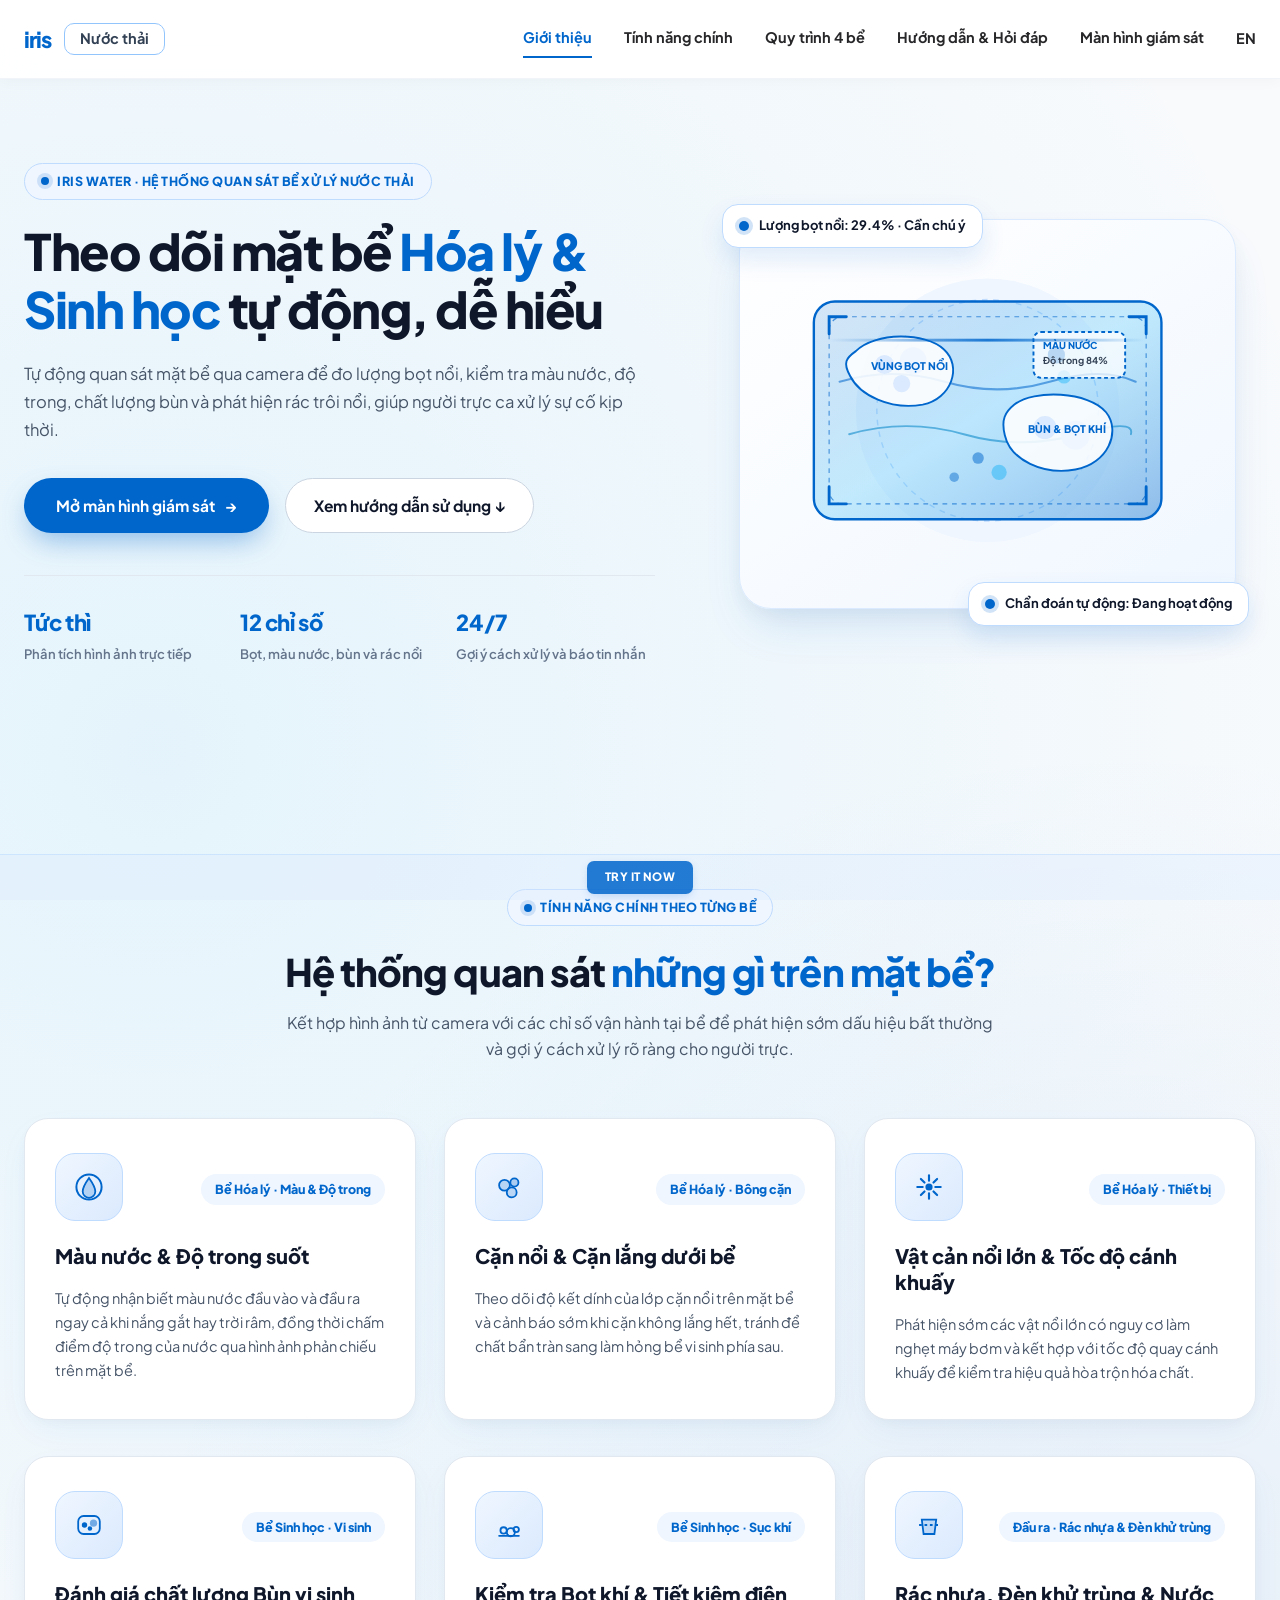
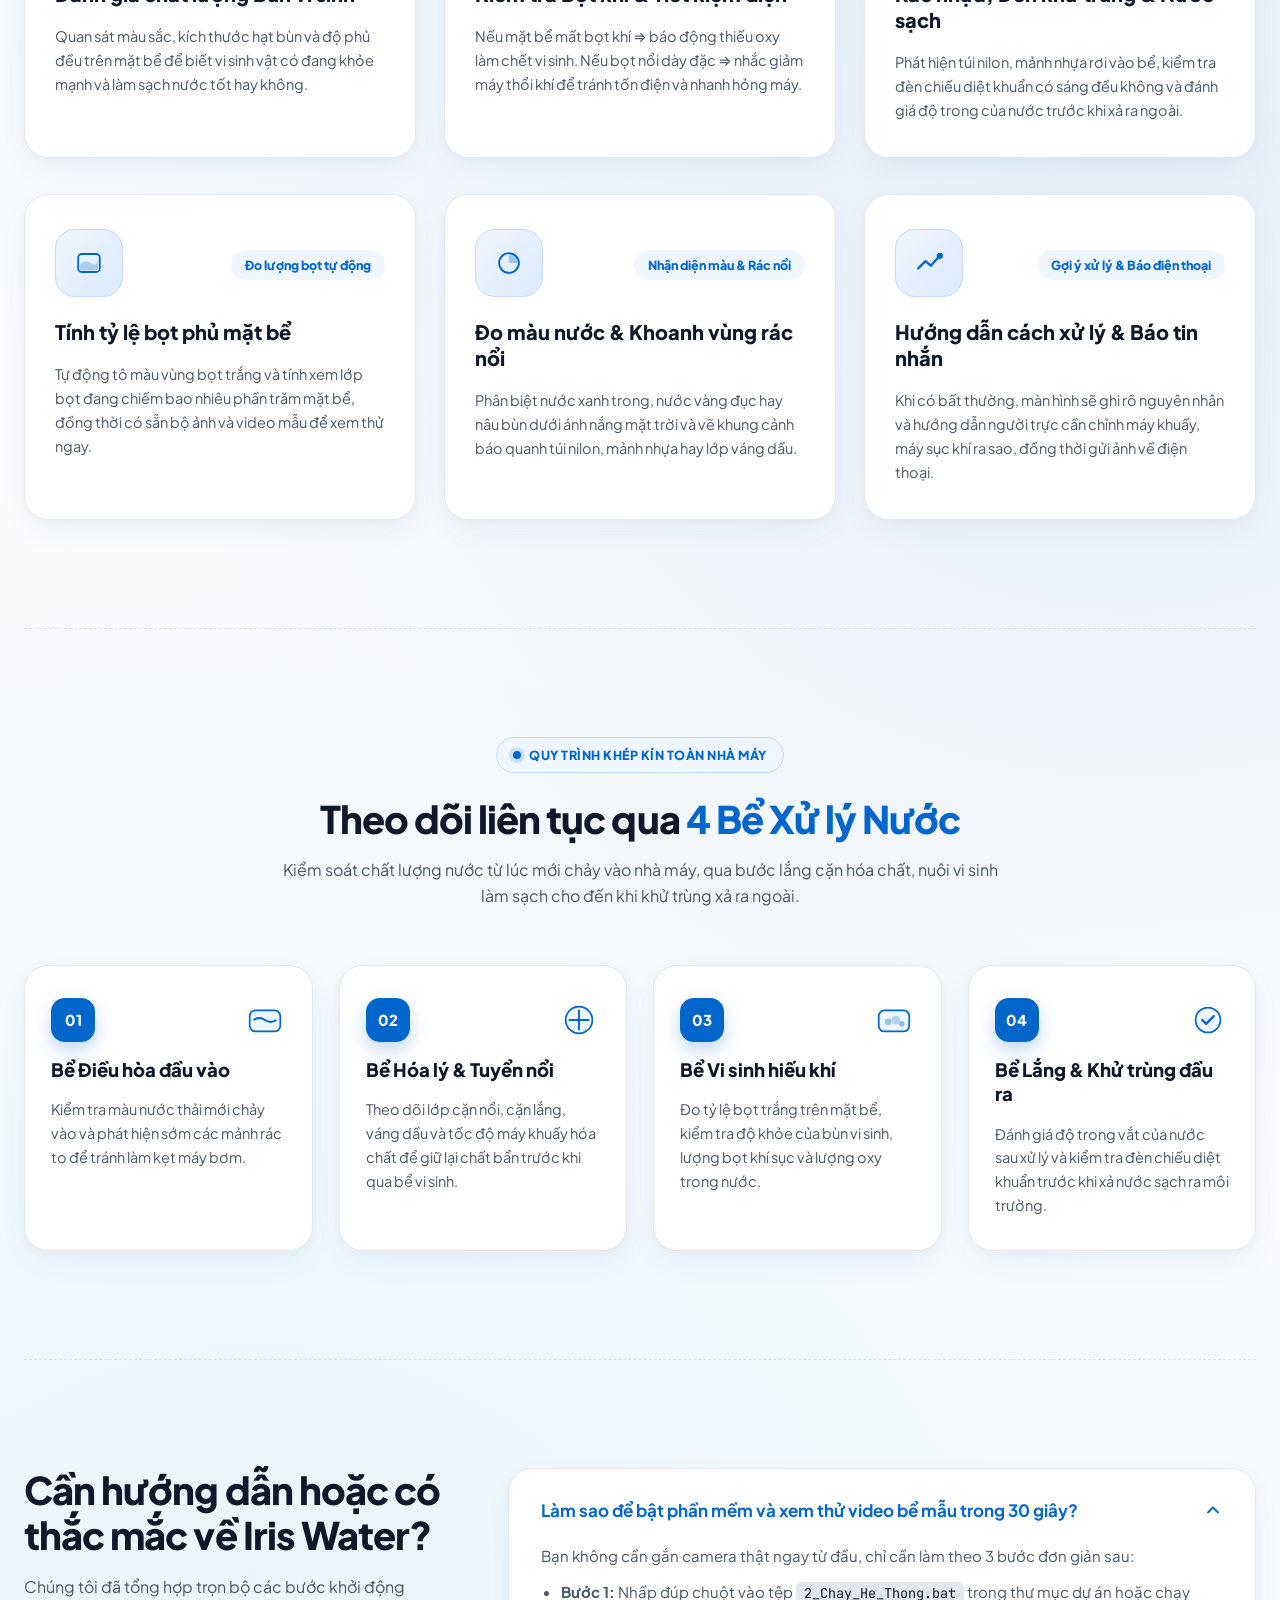
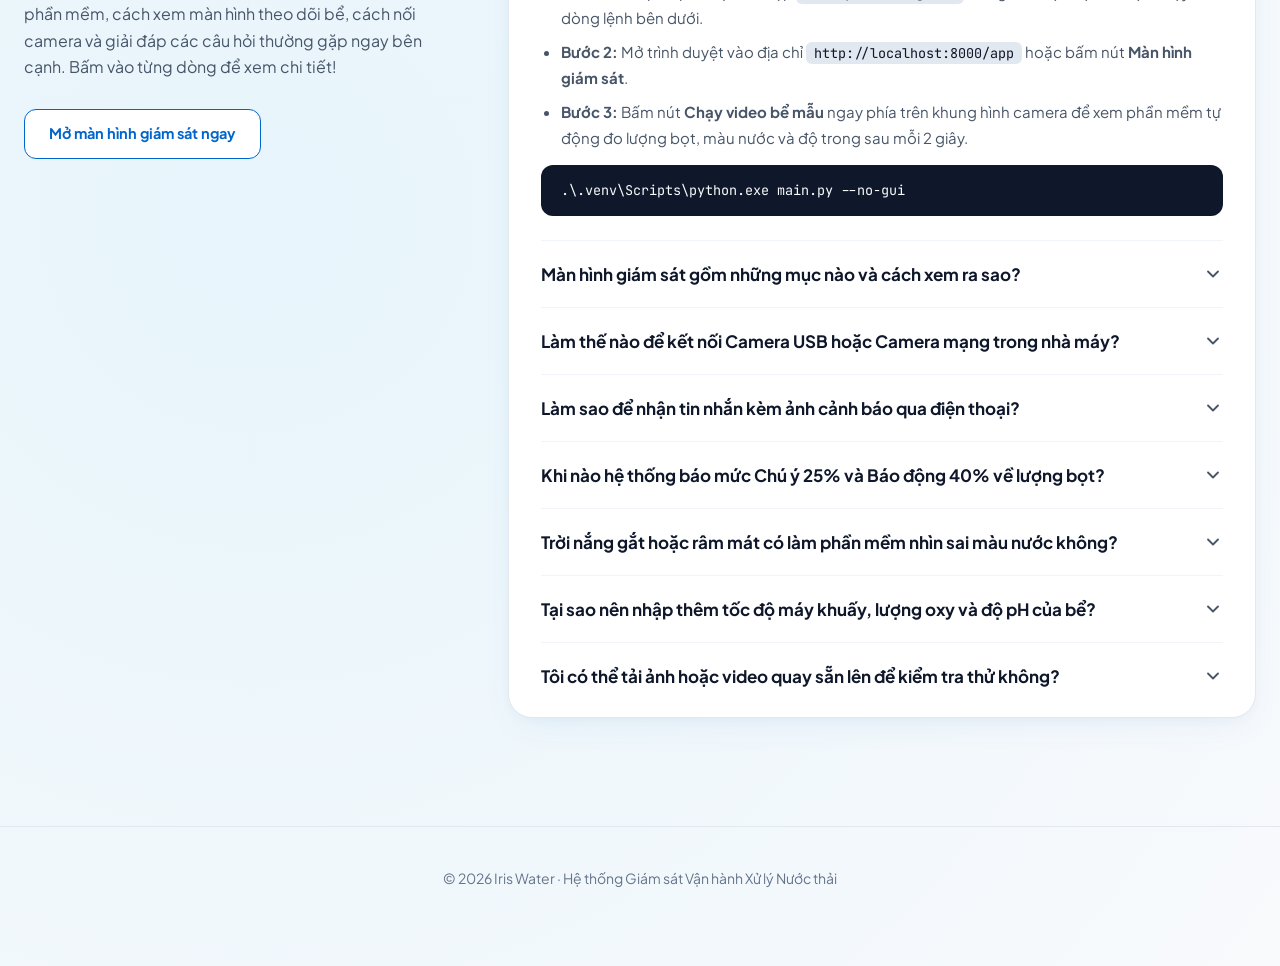
<file: frontend/home.html>
<!DOCTYPE html>
<html lang="vi" data-lang="vi">
<head>
  <meta charset="UTF-8">
  <meta name="viewport" content="width=device-width, initial-scale=1.0">
  <title>Iris Water — Hệ thống Giám sát Xử lý Nước thải / Smart Wastewater AI</title>
  <meta name="description" content="Quan sát mặt bể, phân tích bất thường Hóa lý – Sinh học theo kịch bản và cảnh báo vận hành xử lý nước thải.">
  <link rel="preconnect" href="https://fonts.googleapis.com">
  <link rel="preconnect" href="https://fonts.gstatic.com" crossorigin>
  <link href="https://fonts.googleapis.com/css2?family=Inter:wght@400;500;600;700;800&family=Plus+Jakarta+Sans:wght@600;700;800&family=JetBrains+Mono:wght@500;600&display=swap" rel="stylesheet">
  <link rel="icon" type="image/png" href="/logo.png?v=20261123_momo2">
  <style>
    :root {
      --font-sans: "Plus Jakarta Sans", "Inter", -apple-system, BlinkMacSystemFont, "Segoe UI", sans-serif;
      --font-display: "Plus Jakarta Sans", "Inter", -apple-system, BlinkMacSystemFont, sans-serif;
      --font-mono: "JetBrains Mono", ui-monospace, Consolas, monospace;
      --bg-canvas: #f8fafc;
      --bg-surface: #ffffff;
      --bg-subtle: #f1f5f9;
      --text-primary: #0f172a;
      --text-secondary: #475569;
      --text-muted: #64748b;
      --border: #e2e8f0;
      --brand: #0066cc;
      --brand-light: #38bdf8;
      --brand-soft: #eff6ff;
      --brand-border: #bfdbfe;
      --radius-lg: 24px;
      --radius-xl: 32px;
      --radius-pill: 999px;
      --shadow-card: 0 12px 36px -8px rgba(0, 102, 204, 0.07), 0 4px 12px -2px rgba(15, 23, 42, 0.03);
      --shadow-hover: 0 24px 48px -12px rgba(0, 102, 204, 0.14), 0 8px 20px -4px rgba(15, 23, 42, 0.05);
      --container-max: 1240px;
    }

    *, *::before, *::after { box-sizing: border-box; margin: 0; padding: 0; }
    html {
      font-size: 15px;
      scroll-behavior: smooth;
      scroll-padding-top: 96px;
    }
    body {
      font-family: var(--font-sans);
      color: var(--text-primary);
      background-color: var(--bg-canvas);
      background-image:
        radial-gradient(circle at 12% 18%, rgba(56, 189, 248, 0.10), transparent 34%),
        radial-gradient(circle at 88% 42%, rgba(0, 102, 204, 0.08), transparent 38%),
        radial-gradient(circle at 20% 82%, rgba(56, 189, 248, 0.09), transparent 35%);
      min-height: 100vh;
      line-height: 1.65;
      overflow-x: hidden;
      -webkit-font-smoothing: antialiased;
    }

    html[data-lang="en"] .vi { display: none !important; }
    html[data-lang="vi"] .en, html:not([data-lang="en"]) .en { display: none !important; }

    a { color: inherit; text-decoration: none; }
    .wrap { max-width: var(--container-max); width: calc(100% - 48px); margin: 0 auto; }
    .text-brand { color: var(--brand); }

    /* =========================================================================
       1. EXACT MOMO CAREERS TOPBAR
       ========================================================================= */
    .topbar {
      position: sticky;
      top: 0;
      z-index: 100;
      background: rgba(255, 255, 255, 0.94);
      backdrop-filter: blur(14px);
      -webkit-backdrop-filter: blur(14px);
      border-bottom: 1px solid #f1f5f9;
      box-shadow: 0 2px 14px rgba(15, 23, 42, 0.03);
    }
    .topbar-inner {
      height: 78px;
      display: flex;
      align-items: center;
      justify-content: space-between;
      gap: 24px;
    }
    .brand {
      display: inline-flex;
      align-items: center;
      gap: 12px;
    }
    .stacked-logo {
      display: grid;
      grid-template-columns: repeat(2, auto);
      font-family: var(--font-display);
      font-weight: 800;
      font-size: 22px;
      line-height: 0.84;
      letter-spacing: -0.04em;
      color: var(--brand);
      text-transform: lowercase;
      user-select: none;
    }
    .stacked-logo span { display: block; }
    .brand-outline-badge {
      display: inline-flex;
      align-items: center;
      justify-content: center;
      padding: 6px 15px;
      border: 1.5px solid #93c5fd;
      border-radius: 10px;
      font-family: var(--font-display);
      font-size: 14.5px;
      font-weight: 700;
      color: #334155;
      background: #ffffff;
      line-height: 1.2;
    }
    .topbar-nav-links {
      display: flex;
      align-items: center;
      justify-content: flex-end;
      gap: 32px;
      flex-wrap: wrap;
    }
    .clean-nav-link {
      border: none;
      background: transparent;
      font-family: var(--font-display);
      font-size: 14.5px;
      font-weight: 700;
      color: #27272a;
      cursor: pointer;
      padding: 6px 0;
      border-bottom: 2px solid transparent;
      transition: color 0.18s ease, border-color 0.18s ease;
    }
    .clean-nav-link:hover,
    .clean-nav-link.active {
      color: var(--brand);
    }
    .clean-nav-link.active {
      border-bottom-color: var(--brand);
    }

    /* =========================================================================
       2. KEYFRAME ANIMATIONS FOR ARTWORK & FLOATING ELEMENTS
       ========================================================================= */
    @keyframes floatSlow {
      0%, 100% { transform: translateY(0px) rotate(0deg); }
      50% { transform: translateY(-12px) rotate(1.5deg); }
    }
    @keyframes floatReverse {
      0%, 100% { transform: translateY(0px) translateX(0px); }
      50% { transform: translateY(10px) translateX(-6px); }
    }
    @keyframes pulseRing {
      0% { transform: scale(0.92); opacity: 0.75; }
      50% { transform: scale(1.06); opacity: 0.35; }
      100% { transform: scale(0.92); opacity: 0.75; }
    }
    @keyframes spinSlow {
      from { transform: rotate(0deg); }
      to { transform: rotate(360deg); }
    }
    @keyframes bubbleRise {
      0% { transform: translateY(16px) scale(0.8); opacity: 0; }
      40% { opacity: 0.85; }
      100% { transform: translateY(-28px) scale(1.15); opacity: 0; }
    }
    @keyframes waveSlide {
      0%, 100% { transform: translateX(0px); }
      50% { transform: translateX(-14px); }
    }
    @keyframes scanBeam {
      0%, 100% { transform: translateY(0px); opacity: 0.35; }
      50% { transform: translateY(75px); opacity: 0.85; }
    }

    .art-float { animation: floatSlow 5.5s ease-in-out infinite; }
    .art-float-delayed { animation: floatReverse 6.5s ease-in-out infinite; }
    .art-pulse { animation: pulseRing 4s ease-in-out infinite; transform-origin: center; }
    .art-spin { animation: spinSlow 14s linear infinite; transform-origin: center; }
    .art-bubble-1 { animation: bubbleRise 3.4s ease-in infinite; }
    .art-bubble-2 { animation: bubbleRise 4.2s ease-in 1.1s infinite; }
    .art-bubble-3 { animation: bubbleRise 3.8s ease-in 2.2s infinite; }
    .art-wave { animation: waveSlide 4.5s ease-in-out infinite; }
    .art-scan { animation: scanBeam 3.6s ease-in-out infinite; }

    /* Scroll reveal */
    .reveal-section {
      opacity: 0;
      transform: translateY(24px);
      transition: opacity 0.6s cubic-bezier(0.16, 1, 0.3, 1), transform 0.6s cubic-bezier(0.16, 1, 0.3, 1);
    }
    .reveal-section.is-visible {
      opacity: 1;
      transform: translateY(0);
    }

    /* =========================================================================
       3. SPACIOUS SECTIONS WITH BREATHING ROOM (MOMO TALENT 2027 RHYTHM)
       ========================================================================= */
    .page-section {
      padding: 108px 0;
      position: relative;
    }
    .page-section + .page-section {
      border-top: 1px dashed rgba(148, 163, 184, 0.25);
    }

    /* HERO SECTION: 2-Column with Animated 3D Basin Artwork */
    .hero-section {
      padding: 84px 0 116px;
    }
    .hero-grid {
      display: grid;
      grid-template-columns: 1.08fr 0.92fr;
      gap: 64px;
      align-items: center;
    }
    @media (max-width: 960px) {
      .hero-grid { grid-template-columns: 1fr; gap: 48px; text-align: center; }
    }

    .eyebrow-badge {
      display: inline-flex;
      align-items: center;
      gap: 8px;
      font-size: 12.5px;
      font-weight: 800;
      letter-spacing: 0.04em;
      text-transform: uppercase;
      color: var(--brand);
      background: var(--brand-soft);
      border: 1px solid var(--brand-border);
      padding: 7px 16px;
      border-radius: var(--radius-pill);
      margin-bottom: 22px;
    }
    .eyebrow-dot {
      width: 8px;
      height: 8px;
      border-radius: 50%;
      background: var(--brand);
      box-shadow: 0 0 0 4px rgba(0, 102, 204, 0.15);
    }

    .hero-copy h1 {
      font-family: var(--font-display);
      font-size: clamp(32px, 4.2vw, 50px);
      font-weight: 800;
      letter-spacing: -0.03em;
      line-height: 1.16;
      margin-bottom: 22px;
      color: var(--text-primary);
    }
    .hero-copy p {
      font-size: 16.5px;
      color: var(--text-secondary);
      max-width: 54ch;
      margin-bottom: 34px;
      line-height: 1.7;
    }
    @media (max-width: 960px) {
      .hero-copy p { margin-left: auto; margin-right: auto; }
    }

    .hero-cta-group {
      display: flex;
      align-items: center;
      gap: 16px;
      flex-wrap: wrap;
      margin-bottom: 42px;
    }
    @media (max-width: 960px) {
      .hero-cta-group { justify-content: center; }
    }

    .btn-primary-pill {
      display: inline-flex;
      align-items: center;
      gap: 10px;
      background: var(--brand);
      color: #ffffff;
      font-size: 15.5px;
      font-weight: 700;
      padding: 15px 32px;
      border-radius: var(--radius-pill);
      box-shadow: 0 12px 28px -6px rgba(0, 102, 204, 0.42);
      transition: transform 0.22s ease, box-shadow 0.22s ease;
    }
    .btn-primary-pill:hover {
      transform: translateY(-3px);
      box-shadow: 0 18px 34px -6px rgba(0, 102, 204, 0.52);
    }
    .btn-secondary-pill {
      display: inline-flex;
      align-items: center;
      gap: 8px;
      background: #ffffff;
      color: var(--text-primary);
      border: 1.5px solid #cbd5e1;
      font-size: 15.5px;
      font-weight: 700;
      padding: 14px 28px;
      border-radius: var(--radius-pill);
      transition: all 0.2s ease;
    }
    .btn-secondary-pill:hover {
      border-color: var(--brand);
      color: var(--brand);
      transform: translateY(-2px);
    }

    .hero-mini-metrics {
      display: grid;
      grid-template-columns: repeat(3, 1fr);
      gap: 18px;
      padding-top: 28px;
      border-top: 1px solid var(--border);
    }
    .mini-metric strong {
      display: block;
      font-size: 22px;
      font-weight: 800;
      color: var(--brand);
      letter-spacing: -0.02em;
    }
    .mini-metric span {
      font-size: 13px;
      color: var(--text-muted);
      font-weight: 600;
    }

    /* Hero Animated Artwork Stage */
    .hero-art-stage {
      position: relative;
      display: flex;
      align-items: center;
      justify-content: center;
      padding: 20px;
    }
    .hero-art-card {
      width: 100%;
      max-width: 520px;
      background: linear-gradient(145deg, #ffffff 0%, #f0f7ff 100%);
      border: 1.5px solid #dbeafe;
      border-radius: var(--radius-xl);
      padding: 28px;
      box-shadow: var(--shadow-hover);
      position: relative;
    }
    .floating-chip {
      position: absolute;
      background: #ffffff;
      border: 1.5px solid #bfdbfe;
      border-radius: 16px;
      padding: 10px 16px;
      box-shadow: 0 12px 24px rgba(0, 102, 204, 0.12);
      display: flex;
      align-items: center;
      gap: 10px;
      font-size: 13px;
      font-weight: 700;
      color: var(--text-primary);
      z-index: 3;
    }
    .floating-chip-top {
      top: -16px;
      left: -18px;
    }
    .floating-chip-bottom {
      bottom: -18px;
      right: -14px;
    }
    .chip-led {
      width: 10px;
      height: 10px;
      border-radius: 50%;
      background: #0066cc;
      box-shadow: 0 0 0 4px rgba(0, 102, 204, 0.18);
    }

    /* =========================================================================
       4. SECTION HEADERS & INTERACTIVE TRACKS ("PICK YOUR TRACK" STYLE)
       ========================================================================= */
    .sec-head {
      text-align: center;
      max-width: 960px;
      margin: 0 auto 56px;
    }
    .sec-head h2 {
      font-family: var(--font-display);
      font-size: clamp(26px, 3.2vw, 38px);
      font-weight: 800;
      letter-spacing: -0.025em;
      margin-bottom: 14px;
      line-height: 1.25;
      text-wrap: balance;
    }
    .sec-head p {
      font-size: 16px;
      color: var(--text-secondary);
      line-height: 1.65;
      max-width: 720px;
      margin: 0 auto;
    }

    .showcase-tabs-bar {
      display: flex;
      justify-content: center;
      gap: 14px;
      flex-wrap: wrap;
      margin-bottom: 44px;
    }
    .sc-tab {
      border: 1.5px solid var(--border);
      background: #ffffff;
      color: var(--text-secondary);
      font-family: var(--font-display);
      font-size: 15px;
      font-weight: 700;
      padding: 13px 28px;
      border-radius: var(--radius-pill);
      cursor: pointer;
      transition: all 0.22s ease;
      box-shadow: 0 2px 6px rgba(15, 23, 42, 0.03);
    }
    .sc-tab:hover {
      border-color: var(--brand);
      color: var(--brand);
      transform: translateY(-2px);
    }
    .sc-tab.active {
      background: var(--brand);
      color: #ffffff;
      border-color: var(--brand);
      box-shadow: 0 10px 24px -4px rgba(0, 102, 204, 0.36);
    }

    .sc-panel {
      display: grid;
      grid-template-columns: repeat(3, 1fr);
      gap: 28px;
      align-items: stretch;
      margin-bottom: 36px;
    }
    .sc-panel:last-child {
      margin-bottom: 0;
    }
    @media (max-width: 920px) {
      .sc-panel { grid-template-columns: 1fr; }
    }
    @keyframes panelFade {
      from { opacity: 0; transform: translateY(10px); }
      to { opacity: 1; transform: translateY(0); }
    }

    /* Spacious Art Bento Cards */
    .bento-card {
      background: var(--bg-surface);
      border: 1.5px solid var(--border);
      border-radius: var(--radius-lg);
      padding: 34px 30px;
      box-shadow: var(--shadow-card);
      display: flex;
      flex-direction: column;
      gap: 18px;
      transition: transform 0.26s ease, box-shadow 0.26s ease, border-color 0.26s ease;
      position: relative;
      overflow: hidden;
    }
    .bento-card:hover {
      transform: translateY(-6px);
      box-shadow: var(--shadow-hover);
      border-color: var(--brand-border);
    }
    .bento-art-box {
      width: 68px;
      height: 68px;
      border-radius: 20px;
      background: linear-gradient(135deg, #eff6ff 0%, #dbeafe 100%);
      border: 1px solid #bfdbfe;
      display: flex;
      align-items: center;
      justify-content: center;
      margin-bottom: 4px;
    }
    .bento-top {
      display: flex;
      align-items: center;
      justify-content: space-between;
      gap: 12px;
    }
    .bento-badge {
      font-size: 12.5px;
      font-weight: 800;
      color: var(--brand);
      background: var(--brand-soft);
      padding: 5px 14px;
      border-radius: var(--radius-pill);
    }
    .bento-num {
      font-size: 13.5px;
      font-weight: 800;
      color: #94a3b8;
    }
    .bento-card h3 {
      font-family: var(--font-display);
      font-size: 20px;
      font-weight: 800;
      line-height: 1.3;
      color: var(--text-primary);
    }
    .bento-card p {
      font-size: 14.5px;
      color: var(--text-secondary);
      line-height: 1.65;
      flex: 1;
    }

    /* =========================================================================
       5. 4-BASIN PROCESS STEPPER WITH ANIMATED CONNECTOR ART
       ========================================================================= */
    .journey-grid-4 {
      display: grid;
      grid-template-columns: repeat(4, 1fr);
      gap: 26px;
      align-items: stretch;
    }
    @media (max-width: 980px) { .journey-grid-4 { grid-template-columns: repeat(2, 1fr); } }
    @media (max-width: 560px) { .journey-grid-4 { grid-template-columns: 1fr; } }

    .journey-step {
      background: var(--bg-surface);
      border: 1.5px solid var(--border);
      border-radius: var(--radius-lg);
      padding: 32px 26px;
      box-shadow: var(--shadow-card);
      display: flex;
      flex-direction: column;
      gap: 16px;
      position: relative;
      transition: transform 0.25s ease, box-shadow 0.25s ease, border-color 0.25s ease;
    }
    .journey-step:hover {
      transform: translateY(-6px);
      box-shadow: var(--shadow-hover);
      border-color: var(--brand-border);
    }
    .journey-art-header {
      display: flex;
      align-items: center;
      justify-content: space-between;
    }
    .j-circle {
      width: 44px;
      height: 44px;
      border-radius: 14px;
      background: var(--brand);
      color: #ffffff;
      font-weight: 800;
      font-size: 15px;
      display: inline-flex;
      align-items: center;
      justify-content: center;
      box-shadow: 0 8px 18px rgba(0, 102, 204, 0.25);
    }
    .journey-step h3 {
      font-size: 18.5px;
      font-weight: 800;
      line-height: 1.3;
    }
    .journey-step p {
      font-size: 14.5px;
      color: var(--text-secondary);
      line-height: 1.65;
    }

    /* =========================================================================
       6. MOMO-STYLE 2-COLUMN GUIDE & FAQ ACCORDION SECTION
       ========================================================================= */
    .momo-faq-split {
      display: grid;
      grid-template-columns: 0.36fr 0.64fr;
      gap: 64px;
      align-items: flex-start;
    }
    @media (max-width: 960px) {
      .momo-faq-split {
        grid-template-columns: 1fr;
        gap: 36px;
      }
    }
    .momo-faq-left {
      position: sticky;
      top: 112px;
    }
    @media (max-width: 960px) {
      .momo-faq-left {
        position: static;
      }
    }
    .momo-faq-left h2 {
      font-family: var(--font-display);
      font-size: clamp(28px, 3.4vw, 38px);
      font-weight: 800;
      letter-spacing: -0.025em;
      line-height: 1.18;
      color: var(--text-primary);
      margin-bottom: 16px;
    }
    .momo-faq-left p {
      font-size: 16px;
      color: var(--text-secondary);
      line-height: 1.68;
      margin-bottom: 28px;
    }
    .btn-outline-brand {
      display: inline-flex;
      align-items: center;
      justify-content: center;
      padding: 12px 24px;
      border: 1.5px solid var(--brand);
      border-radius: 12px;
      color: var(--brand);
      background: #ffffff;
      font-family: var(--font-display);
      font-size: 14.5px;
      font-weight: 700;
      transition: all 0.2s ease;
    }
    .btn-outline-brand:hover {
      background: var(--brand);
      color: #ffffff;
      transform: translateY(-2px);
      box-shadow: 0 10px 22px -6px rgba(0, 102, 204, 0.35);
    }

    .momo-accordion-list {
      width: 100%;
      background: #ffffff;
      border: 1px solid var(--border);
      border-radius: var(--radius-lg);
      padding: 8px 32px;
      box-shadow: var(--shadow-card);
    }
    @media (max-width: 640px) {
      .momo-accordion-list {
        padding: 6px 20px;
      }
    }
    .momo-acc-item {
      border-bottom: 1px solid #f1f5f9;
    }
    .momo-acc-item:last-child {
      border-bottom: none;
    }
    .momo-acc-trigger {
      width: 100%;
      border: none;
      background: transparent;
      padding: 22px 0;
      display: flex;
      align-items: center;
      justify-content: space-between;
      gap: 20px;
      text-align: left;
      font-family: var(--font-display);
      font-size: 17px;
      font-weight: 700;
      color: var(--text-primary);
      cursor: pointer;
      transition: color 0.18s ease;
    }
    .momo-acc-trigger:hover {
      color: var(--brand);
    }
    .momo-acc-item.open .momo-acc-trigger {
      color: var(--brand);
    }
    .momo-acc-chevron {
      width: 20px;
      height: 20px;
      flex-shrink: 0;
      color: #475569;
      transition: transform 0.24s ease, color 0.18s ease;
    }
    .momo-acc-item.open .momo-acc-chevron {
      transform: rotate(180deg);
      color: var(--brand);
    }
    .momo-acc-panel {
      display: none;
      padding: 0 0 24px 0;
      font-size: 15px;
      color: var(--text-secondary);
      line-height: 1.72;
    }
    .momo-acc-item.open .momo-acc-panel {
      display: block;
      animation: panelFade 0.22s ease;
    }
    .momo-acc-panel ul {
      margin: 10px 0 0 20px;
      display: flex;
      flex-direction: column;
      gap: 8px;
    }
    .cmd-pill-box {
      background: #0f172a;
      color: #f8fafc;
      font-family: var(--font-mono);
      font-size: 13.5px;
      padding: 14px 20px;
      border-radius: 12px;
      margin-top: 14px;
      display: block;
      width: 100%;
      overflow-x: auto;
    }
    code {
      font-family: var(--font-mono);
      font-size: 0.9em;
      background: #e2e8f0;
      color: #0f172a;
      padding: 2px 8px;
      border-radius: 6px;
    }

    footer {
      padding: 40px 0 76px;
      border-top: 1px solid var(--border);
      text-align: center;
      font-size: 14px;
      color: var(--text-muted);
    }

    /* Sticky Bottom Translucent CTA Bar (See-through tint, readable text underneath) */
    .sticky-bottom-cta-bar {
      position: fixed;
      bottom: 0;
      left: 0;
      right: 0;
      z-index: 95;
      height: 46px;
      background: rgba(219, 234, 254, 0.34);
      backdrop-filter: none;
      -webkit-backdrop-filter: none;
      border-top: 1px solid rgba(147, 197, 253, 0.28);
      display: flex;
      align-items: center;
      justify-content: center;
      pointer-events: none;
    }
    .btn-try-it-now {
      pointer-events: auto;
      display: inline-flex;
      align-items: center;
      justify-content: center;
      background: rgba(0, 102, 204, 0.85);
      color: #ffffff;
      font-family: var(--font-display);
      font-size: 11.5px;
      font-weight: 800;
      letter-spacing: 0.04em;
      text-transform: uppercase;
      padding: 7px 18px;
      border-radius: 7px;
      box-shadow: 0 3px 10px -2px rgba(0, 102, 204, 0.24);
      transition: transform 0.18s ease, background-color 0.18s ease, box-shadow 0.18s ease;
    }
    .btn-try-it-now:hover {
      background: #0066cc;
      transform: translateY(-1px);
      box-shadow: 0 8px 18px -4px rgba(0, 102, 204, 0.42);
    }
  </style>
</head>
<body>

  <!-- 1. THANH TOPBAR CHUẨN MOMO CAREERS -->
  <header class="topbar">
    <div class="wrap topbar-inner">
      <a class="brand" href="/">
        <div class="stacked-logo" aria-label="IRIS">
          <span>ir</span>
          <span>is</span>
        </div>
        <span class="brand-outline-badge">
          <span class="vi">Nước thải</span>
          <span class="en">Wastewater</span>
        </span>
      </a>

      <nav class="topbar-nav-links" aria-label="Main Navigation">
        <a class="clean-nav-link active" href="#section-about" data-scroll-spy="section-about">
          <span class="vi">Giới thiệu</span>
          <span class="en">Overview</span>
        </a>
        <a class="clean-nav-link" href="#section-tracks" data-scroll-spy="section-tracks">
          <span class="vi">Tính năng chính</span>
          <span class="en">Key Features</span>
        </a>
        <a class="clean-nav-link" href="#section-journey" data-scroll-spy="section-journey">
          <span class="vi">Quy trình 4 bể</span>
          <span class="en">4-Basin Flow</span>
        </a>
        <a class="clean-nav-link" href="#section-guide" data-scroll-spy="section-guide">
          <span class="vi">Hướng dẫn &amp; Hỏi đáp</span>
          <span class="en">Guide &amp; FAQs</span>
        </a>
        <a class="clean-nav-link" id="btn-open-ops" href="/app">
          <span class="vi">Màn hình giám sát</span>
          <span class="en">Live Console</span>
        </a>
        <button type="button" class="clean-nav-link" id="btn-home-lang" title="Switch Language">
          <span class="vi">EN</span>
          <span class="en">VI</span>
        </button>
      </nav>
    </div>
  </header>

  <main class="wrap">

    <!-- =======================================================================
         PHẦN 1: HERO & HOẠT ẢNH MẶT BỂ AI (GIỚI THIỆU)
         ======================================================================= -->
    <section class="hero-section reveal-section is-visible" id="section-about">
      <div class="hero-grid">
        <div class="hero-copy">
          <span class="eyebrow-badge">
            <span class="eyebrow-dot"></span>
            <span class="vi">Iris Water · Hệ thống quan sát bể xử lý nước thải</span>
            <span class="en">Iris Water · Smart Wastewater Basin Monitoring</span>
          </span>
          <h1>
            <span class="vi">Theo dõi mặt bể <span class="text-brand">Hóa lý &amp; Sinh học</span> tự động, dễ hiểu</span>
            <span class="en">Simple, Automated <span class="text-brand">Wastewater Basin</span> Monitoring</span>
          </h1>
          <p>
            <span class="vi">Tự động quan sát mặt bể qua camera để đo lượng bọt nổi, kiểm tra màu nước, độ trong, chất lượng bùn và phát hiện rác trôi nổi, giúp người trực ca xử lý sự cố kịp thời.</span>
            <span class="en">Automatically watches basin surfaces via camera to measure floating foam, check water color, clarity, sludge health, and spot floating trash for timely operator action.</span>
          </p>

          <div class="hero-cta-group">
            <a class="btn-primary-pill" id="btn-hero-ops" href="/app">
              <span class="vi">Mở màn hình giám sát</span>
              <span class="en">Open Live Console</span>
              <span>→</span>
            </a>
            <a class="btn-secondary-pill" href="#section-guide">
              <span class="vi">Xem hướng dẫn sử dụng ↓</span>
              <span class="en">Read User Guide ↓</span>
            </a>
          </div>

          <div class="hero-mini-metrics">
            <div class="mini-metric">
              <strong>Tức thì</strong>
              <span><span class="vi">Phân tích hình ảnh trực tiếp</span><span class="en">Real-time video analysis</span></span>
            </div>
            <div class="mini-metric">
              <strong>12 chỉ số</strong>
              <span><span class="vi">Bọt, màu nước, bùn và rác nổi</span><span class="en">Foam, color, sludge &amp; trash</span></span>
            </div>
            <div class="mini-metric">
              <strong>24/7</strong>
              <span><span class="vi">Gợi ý cách xử lý và báo tin nhắn</span><span class="en">Action tips &amp; mobile alerts</span></span>
            </div>
          </div>
        </div>

        <!-- Hoạt ảnh Nghệ thuật SVG Mặt bể & Radar Phân vùng AI -->
        <div class="hero-art-stage">
          <div class="hero-art-card art-float">
            <div class="floating-chip floating-chip-top art-float-delayed">
              <span class="chip-led"></span>
              <span><span class="vi">Lượng bọt nổi: 29.4% · Cần chú ý</span><span class="en">Floating Foam: 29.4% · Warning</span></span>
            </div>

            <svg viewBox="0 0 460 340" width="100%" height="auto" xmlns="http://www.w3.org/2000/svg" role="img" aria-label="Animated AI Wastewater Basin Illustration">
              <defs>
                <linearGradient id="basinWaterGrad" x1="0%" y1="0%" x2="100%" y2="100%">
                  <stop offset="0%" stop-color="#0066cc" stop-opacity="0.16"/>
                  <stop offset="50%" stop-color="#38bdf8" stop-opacity="0.28"/>
                  <stop offset="100%" stop-color="#0066cc" stop-opacity="0.42"/>
                </linearGradient>
                <linearGradient id="scanLineGrad" x1="0%" y1="0%" x2="100%" y2="0%">
                  <stop offset="0%" stop-color="#0066cc" stop-opacity="0"/>
                  <stop offset="50%" stop-color="#0066cc" stop-opacity="0.85"/>
                  <stop offset="100%" stop-color="#0066cc" stop-opacity="0"/>
                </linearGradient>
              </defs>

              <!-- Vòng hào quang nền -->
              <circle cx="230" cy="170" r="138" fill="#eff6ff" class="art-pulse"/>
              <circle cx="230" cy="170" r="116" fill="none" stroke="#bfdbfe" stroke-width="1.5" stroke-dasharray="6 6" class="art-spin"/>

              <!-- Khung Bể Chữ Nhật Isometric -->
              <rect x="48" y="56" width="364" height="228" rx="22" fill="url(#basinWaterGrad)" stroke="#0066cc" stroke-width="2.5"/>
              <rect x="64" y="72" width="332" height="196" rx="14" fill="none" stroke="#0066cc" stroke-width="1.2" stroke-dasharray="5 5" opacity="0.65"/>

              <!-- Sóng nước chuyển động -->
              <g class="art-wave" opacity="0.55">
                <path d="M 75 140 Q 130 124, 185 140 T 295 140 T 385 140" fill="none" stroke="#0066cc" stroke-width="2.2" stroke-linecap="round"/>
                <path d="M 85 195 Q 145 178, 205 195 T 325 195 T 380 195" fill="none" stroke="#0284c7" stroke-width="2" stroke-linecap="round"/>
              </g>

              <!-- Đám bọt nổi -->
              <g class="art-float-delayed">
                <path d="M 92 108 C 112 88, 165 88, 184 106 C 204 124, 192 158, 162 164 C 128 170, 96 154, 86 134 C 78 120, 82 115, 92 108 Z"
                      fill="#ffffff" fill-opacity="0.88" stroke="#0066cc" stroke-width="2"/>
                <circle cx="122" cy="122" r="10" fill="#dbeafe"/>
                <circle cx="152" cy="118" r="14" fill="#eff6ff"/>
                <circle cx="140" cy="142" r="9" fill="#dbeafe"/>
                <text x="108" y="128" font-family="Plus Jakarta Sans, sans-serif" font-size="11" font-weight="800" fill="#0066cc">VÙNG BỌT NỔI</text>
              </g>

              <!-- Cụm bọt thứ 2 -->
              <g class="art-float">
                <path d="M 258 164 C 278 148, 336 150, 354 172 C 370 192, 356 226, 322 232 C 288 238, 254 222, 248 196 C 244 180, 248 172, 258 164 Z"
                      fill="#ffffff" fill-opacity="0.88" stroke="#0066cc" stroke-width="2"/>
                <circle cx="290" cy="188" r="12" fill="#dbeafe"/>
                <circle cx="322" cy="196" r="15" fill="#eff6ff"/>
                <text x="272" y="194" font-family="Plus Jakarta Sans, sans-serif" font-size="11" font-weight="800" fill="#0066cc">BÙN &amp; BỌT KHÍ</text>
              </g>

              <!-- Bọt khí sục bay lên -->
              <circle cx="220" cy="220" r="6" fill="#0066cc" opacity="0.5" class="art-bubble-1"/>
              <circle cx="242" cy="235" r="8" fill="#38bdf8" opacity="0.6" class="art-bubble-2"/>
              <circle cx="195" cy="240" r="5" fill="#0066cc" opacity="0.45" class="art-bubble-3"/>
              <circle cx="310" cy="135" r="7" fill="#38bdf8" opacity="0.55" class="art-bubble-1"/>

              <!-- Khung đo độ trong -->
              <g>
                <rect x="278" y="88" width="96" height="48" rx="8" fill="#ffffff" fill-opacity="0.75" stroke="#0066cc" stroke-width="2" stroke-dasharray="4 3"/>
                <circle cx="302" cy="112" r="9" fill="#0066cc" opacity="0.22"/>
                <text x="288" y="106" font-family="Plus Jakarta Sans, sans-serif" font-size="10" font-weight="800" fill="#0066cc">MÀU NƯỚC</text>
                <text x="288" y="122" font-family="Plus Jakarta Sans, sans-serif" font-size="10" font-weight="700" fill="#334155">Độ trong 84%</text>
              </g>

              <!-- Tia quét AI Vision -->
              <rect x="64" y="95" width="332" height="3" fill="url(#scanLineGrad)" class="art-scan"/>

              <!-- 4 Góc ngắm Camera -->
              <path d="M 64 90 L 64 72 L 82 72" fill="none" stroke="#0066cc" stroke-width="3" stroke-linecap="round"/>
              <path d="M 378 72 L 396 72 L 396 90" fill="none" stroke="#0066cc" stroke-width="3" stroke-linecap="round"/>
              <path d="M 64 250 L 64 268 L 82 268" fill="none" stroke="#0066cc" stroke-width="3" stroke-linecap="round"/>
              <path d="M 378 268 L 396 268 L 396 250" fill="none" stroke="#0066cc" stroke-width="3" stroke-linecap="round"/>
            </svg>

            <div class="floating-chip floating-chip-bottom art-float">
              <span class="chip-led"></span>
              <span><span class="vi">Chẩn đoán tự động: Đang hoạt động</span><span class="en">Automated Diagnosis: Active</span></span>
            </div>
          </div>
        </div>
      </div>
    </section>

    <!-- =======================================================================
         PHẦN 2: TÍNH NĂNG GIÁM SÁT THEO TỪNG BỂ
         ======================================================================= -->
    <section class="page-section reveal-section" id="section-tracks">
      <div class="sec-head">
        <span class="eyebrow-badge">
          <span class="eyebrow-dot"></span>
          <span class="vi">Tính năng chính theo từng bể</span>
          <span class="en">Stage-by-Stage Capabilities</span>
        </span>
        <h2>
          <span class="vi">Hệ thống quan sát <span class="text-brand">những gì trên mặt bể?</span></span>
          <span class="en">What the System <span class="text-brand">Watches on Your Basins</span></span>
        </h2>
        <p>
          <span class="vi">Kết hợp hình ảnh từ camera với các chỉ số vận hành tại bể để phát hiện sớm dấu hiệu bất thường và gợi ý cách xử lý rõ ràng cho người trực.</span>
          <span class="en">Combines live camera imagery with basin operating readings to spot early abnormalities and give clear action tips for operators.</span>
        </p>
      </div>

      <div class="showcase-tabs-bar" style="display:none;"></div>

      <!-- Track 1: Hóa lý -->
      <div class="sc-panel active" id="sc-t1">
        <article class="bento-card">
          <div class="bento-top">
            <div class="bento-art-box">
              <svg width="36" height="36" viewBox="0 0 40 40" fill="none">
                <circle cx="20" cy="20" r="14" stroke="#0066cc" stroke-width="2.2" class="art-pulse"/>
                <path d="M20 10 C15 17, 13 21, 13 25 A7 7 0 0 0 27 25 C27 21, 25 17, 20 10 Z" fill="#0066cc" fill-opacity="0.22" stroke="#0066cc" stroke-width="2"/>
              </svg>
            </div>
            <span class="bento-badge"><span class="vi">Bể Hóa lý · Màu &amp; Độ trong</span><span class="en">Physicochemical · Color &amp; Clarity</span></span>
          </div>
          <h3><span class="vi">Màu nước &amp; Độ trong suốt</span><span class="en">Water Color &amp; Clarity</span></h3>
          <p><span class="vi">Tự động nhận biết màu nước đầu vào và đầu ra ngay cả khi nắng gắt hay trời râm, đồng thời chấm điểm độ trong của nước qua hình ảnh phản chiếu trên mặt bể.</span><span class="en">Automatically checks inlet and outlet water color under sunny or cloudy weather, and scores water clarity from surface reflections.</span></p>
        </article>

        <article class="bento-card">
          <div class="bento-top">
            <div class="bento-art-box">
              <svg width="36" height="36" viewBox="0 0 40 40" fill="none">
                <circle cx="15" cy="18" r="6" fill="#0066cc" fill-opacity="0.2" stroke="#0066cc" stroke-width="2" class="art-float"/>
                <circle cx="26" cy="15" r="4.5" fill="#0066cc" fill-opacity="0.25" stroke="#0066cc" stroke-width="2" class="art-float-delayed"/>
                <circle cx="23" cy="26" r="5.5" fill="#0066cc" fill-opacity="0.18" stroke="#0066cc" stroke-width="2" class="art-float"/>
              </svg>
            </div>
            <span class="bento-badge"><span class="vi">Bể Hóa lý · Bông cặn</span><span class="en">Physicochemical · Flocs</span></span>
          </div>
          <h3><span class="vi">Cặn nổi &amp; Cặn lắng dưới bể</span><span class="en">Floating &amp; Settling Flocs</span></h3>
          <p><span class="vi">Theo dõi độ kết dính của lớp cặn nổi trên mặt bể và cảnh báo sớm khi cặn không lắng hết, tránh để chất bẩn tràn sang làm hỏng bể vi sinh phía sau.</span><span class="en">Watches how evenly floating flocs form on the surface and warns early if unsettled particles risk spilling into the biological tank.</span></p>
        </article>

        <article class="bento-card">
          <div class="bento-top">
            <div class="bento-art-box">
              <svg width="36" height="36" viewBox="0 0 40 40" fill="none">
                <g class="art-spin">
                  <circle cx="20" cy="20" r="4" fill="#0066cc"/>
                  <path d="M20 7 V13 M20 27 V33 M7 20 H13 M27 20 H33 M11 11 L15 15 M25 25 L29 29 M29 11 L25 15 M15 25 L11 29" stroke="#0066cc" stroke-width="2.4" stroke-linecap="round"/>
                </g>
              </svg>
            </div>
            <span class="bento-badge"><span class="vi">Bể Hóa lý · Thiết bị</span><span class="en">Physicochemical · Equipment</span></span>
          </div>
          <h3><span class="vi">Vật cản nổi lớn &amp; Tốc độ cánh khuấy</span><span class="en">Large Trash &amp; Mixer Speed</span></h3>
          <p><span class="vi">Phát hiện sớm các vật nổi lớn có nguy cơ làm nghẹt máy bơm và kết hợp với tốc độ quay cánh khuấy để kiểm tra hiệu quả hòa trộn hóa chất.</span><span class="en">Detects large floating objects before they clog pumps and checks mixer rotation speed for proper chemical mixing.</span></p>
        </article>
      </div>

      <!-- Track 2: Sinh học -->
      <div class="sc-panel" id="sc-t2">
        <article class="bento-card">
          <div class="bento-top">
            <div class="bento-art-box">
              <svg width="36" height="36" viewBox="0 0 40 40" fill="none">
                <rect x="8" y="10" width="24" height="20" rx="6" stroke="#0066cc" stroke-width="2"/>
                <circle cx="15" cy="20" r="3" fill="#0066cc" class="art-pulse"/>
                <circle cx="25" cy="18" r="4" fill="#0066cc" fill-opacity="0.5" class="art-float"/>
                <circle cx="21" cy="24" r="2.5" fill="#0066cc"/>
              </svg>
            </div>
            <span class="bento-badge"><span class="vi">Bể Sinh học · Vi sinh</span><span class="en">Biological · Sludge Health</span></span>
          </div>
          <h3><span class="vi">Đánh giá chất lượng Bùn vi sinh</span><span class="en">Healthy Activated Sludge</span></h3>
          <p><span class="vi">Quan sát màu sắc, kích thước hạt bùn và độ phủ đều trên mặt bể để biết vi sinh vật có đang khỏe mạnh và làm sạch nước tốt hay không.</span><span class="en">Inspects sludge color, particle size, and surface spread to confirm that microbes are healthy and cleaning effectively.</span></p>
        </article>

        <article class="bento-card">
          <div class="bento-top">
            <div class="bento-art-box">
              <svg width="36" height="36" viewBox="0 0 40 40" fill="none">
                <circle cx="14" cy="26" r="3.5" stroke="#0066cc" stroke-width="2" class="art-bubble-1"/>
                <circle cx="22" cy="28" r="4.5" stroke="#0066cc" stroke-width="2" class="art-bubble-2"/>
                <circle cx="28" cy="25" r="3" stroke="#0066cc" stroke-width="2" class="art-bubble-3"/>
                <path d="M9 32 H31" stroke="#0066cc" stroke-width="2" stroke-linecap="round"/>
              </svg>
            </div>
            <span class="bento-badge"><span class="vi">Bể Sinh học · Sục khí</span><span class="en">Biological · Aeration</span></span>
          </div>
          <h3><span class="vi">Kiểm tra Bọt khí &amp; Tiết kiệm điện</span><span class="en">Aeration Bubbles &amp; Power Saving</span></h3>
          <p><span class="vi">Nếu mặt bể mất bọt khí ⇒ báo động thiếu oxy làm chết vi sinh. Nếu bọt nổi dày đặc ⇒ nhắc giảm máy thổi khí để tránh tốn điện và nhanh hỏng máy.</span><span class="en">No bubbles ⇒ warns of low oxygen harming microbes. Excessive foam ⇒ suggests lowering blower speed to save electricity and reduce wear.</span></p>
        </article>

        <article class="bento-card">
          <div class="bento-top">
            <div class="bento-art-box">
              <svg width="36" height="36" viewBox="0 0 40 40" fill="none">
                <path d="M12 14 H28 L26 30 H14 L12 14 Z" fill="#0066cc" fill-opacity="0.16" stroke="#0066cc" stroke-width="2"/>
                <path d="M9 20 H31" stroke="#0066cc" stroke-width="2" stroke-dasharray="3 3" class="art-wave"/>
              </svg>
            </div>
            <span class="bento-badge"><span class="vi">Đầu ra · Rác nhựa &amp; Đèn khử trùng</span><span class="en">Effluent · Trash &amp; UV Lamp</span></span>
          </div>
          <h3><span class="vi">Rác nhựa, Đèn khử trùng &amp; Nước sạch</span><span class="en">Plastic Trash, UV Lamp &amp; Clean Outlet</span></h3>
          <p><span class="vi">Phát hiện túi nilon, mảnh nhựa rơi vào bể, kiểm tra đèn chiếu diệt khuẩn có sáng đều không và đánh giá độ trong của nước trước khi xả ra ngoài.</span><span class="en">Spots plastic bags and fragments in the basin, checks if UV disinfection lights shine evenly, and verifies final water clarity.</span></p>
        </article>
      </div>

      <!-- Track 3: 4 Tasks & Cảnh báo -->
      <div class="sc-panel" id="sc-t3">
        <article class="bento-card">
          <div class="bento-top">
            <div class="bento-art-box">
              <svg width="36" height="36" viewBox="0 0 40 40" fill="none">
                <rect x="8" y="10" width="24" height="20" rx="4" stroke="#0066cc" stroke-width="2"/>
                <path d="M10 22 Q16 15, 22 20 T30 16 L30 28 L10 28 Z" fill="#0066cc" fill-opacity="0.25"/>
              </svg>
            </div>
            <span class="bento-badge"><span class="vi">Đo lượng bọt tự động</span><span class="en">Automated Foam Measure</span></span>
          </div>
          <h3><span class="vi">Tính tỷ lệ bọt phủ mặt bể</span><span class="en">Basin Foam Coverage Percentage</span></h3>
          <p><span class="vi">Tự động tô màu vùng bọt trắng và tính xem lớp bọt đang chiếm bao nhiêu phần trăm mặt bể, đồng thời có sẵn bộ ảnh và video mẫu để xem thử ngay.</span><span class="en">Highlights floating foam and calculates what percentage of the basin surface is covered, with built-in sample photos and videos ready to test.</span></p>
        </article>

        <article class="bento-card">
          <div class="bento-top">
            <div class="bento-art-box">
              <svg width="36" height="36" viewBox="0 0 40 40" fill="none">
                <circle cx="20" cy="20" r="11" stroke="#0066cc" stroke-width="2"/>
                <path d="M20 9 A11 11 0 0 1 31 20 H20 Z" fill="#0066cc" fill-opacity="0.3" class="art-spin"/>
              </svg>
            </div>
            <span class="bento-badge"><span class="vi">Nhận diện màu &amp; Rác nổi</span><span class="en">Color &amp; Trash Detection</span></span>
          </div>
          <h3><span class="vi">Đo màu nước &amp; Khoanh vùng rác nổi</span><span class="en">Water Color &amp; Trash Highlighting</span></h3>
          <p><span class="vi">Phân biệt nước xanh trong, nước vàng đục hay nâu bùn dưới ánh nắng mặt trời và vẽ khung cảnh báo quanh túi nilon, mảnh nhựa hay lớp váng dầu.</span><span class="en">Distinguishes clear green, murky yellow, or muddy brown water under outdoor sunlight and draws boxes around floating plastics or oil sheen.</span></p>
        </article>

        <article class="bento-card">
          <div class="bento-top">
            <div class="bento-art-box">
              <svg width="36" height="36" viewBox="0 0 40 40" fill="none">
                <path d="M8 26 L16 18 L22 23 L32 12" stroke="#0066cc" stroke-width="2.5" stroke-linecap="round" stroke-linejoin="round"/>
                <circle cx="32" cy="12" r="3.5" fill="#0066cc" class="art-pulse"/>
              </svg>
            </div>
            <span class="bento-badge"><span class="vi">Gợi ý xử lý &amp; Báo điện thoại</span><span class="en">Action Tips &amp; Phone Alerts</span></span>
          </div>
          <h3><span class="vi">Hướng dẫn cách xử lý &amp; Báo tin nhắn</span><span class="en">Clear Action Advice &amp; Mobile Alerts</span></h3>
          <p><span class="vi">Khi có bất thường, màn hình sẽ ghi rõ nguyên nhân và hướng dẫn người trực cần chỉnh máy khuấy, máy sục khí ra sao, đồng thời gửi ảnh về điện thoại.</span><span class="en">When an issue occurs, the screen explains the cause and tells operators how to adjust mixers or blowers, while sending a photo alert to their phone.</span></p>
        </article>
      </div>
    </section>

    <!-- =======================================================================
         PHẦN 3: QUY TRÌNH 4 BỂ GIÁM SÁT KHÉP KÍN
         ======================================================================= -->
    <section class="page-section reveal-section" id="section-journey">
      <div class="sec-head">
        <span class="eyebrow-badge">
          <span class="eyebrow-dot"></span>
          <span class="vi">Quy trình khép kín toàn nhà máy</span>
          <span class="en">End-to-End Plant Workflow</span>
        </span>
        <h2>
          <span class="vi">Theo dõi liên tục qua <span class="text-brand">4 Bể Xử lý Nước</span></span>
          <span class="en">Continuous Monitoring Across <span class="text-brand">4 Treatment Basins</span></span>
        </h2>
        <p>
          <span class="vi">Kiểm soát chất lượng nước từ lúc mới chảy vào nhà máy, qua bước lắng cặn hóa chất, nuôi vi sinh làm sạch cho đến khi khử trùng xả ra ngoài.</span>
          <span class="en">Controls water quality from raw intake through chemical settling and microbial cleaning to final disinfection and discharge.</span>
        </p>
      </div>

      <div class="journey-grid-4">
        <div class="journey-step">
          <div class="journey-art-header">
            <span class="j-circle">01</span>
            <svg width="42" height="42" viewBox="0 0 44 44" fill="none">
              <rect x="6" y="12" width="32" height="22" rx="6" fill="#eff6ff" stroke="#0066cc" stroke-width="1.8"/>
              <path d="M10 22 Q16 18, 22 22 T34 22" stroke="#0066cc" stroke-width="2" fill="none" class="art-wave"/>
            </svg>
          </div>
          <h3><span class="vi">Bể Điều hòa đầu vào</span><span class="en">Inlet Equalization Basin</span></h3>
          <p><span class="vi">Kiểm tra màu nước thải mới chảy vào và phát hiện sớm các mảnh rác to để tránh làm kẹt máy bơm.</span><span class="en">Checks incoming raw water color and spots large trash early to prevent pump jams.</span></p>
        </div>

        <div class="journey-step">
          <div class="journey-art-header">
            <span class="j-circle">02</span>
            <svg width="42" height="42" viewBox="0 0 44 44" fill="none">
              <circle cx="22" cy="22" r="14" fill="#eff6ff" stroke="#0066cc" stroke-width="1.8"/>
              <path d="M22 12 V32 M12 22 H32" stroke="#0066cc" stroke-width="2" stroke-linecap="round" class="art-spin"/>
            </svg>
          </div>
          <h3><span class="vi">Bể Hóa lý &amp; Tuyển nổi</span><span class="en">Physicochemical Basin</span></h3>
          <p><span class="vi">Theo dõi lớp cặn nổi, cặn lắng, váng dầu và tốc độ máy khuấy hóa chất để giữ lại chất bẩn trước khi qua bể vi sinh.</span><span class="en">Monitors floating and settling particles, oil sheen, and mixer speed to trap pollutants before the biological tank.</span></p>
        </div>

        <div class="journey-step">
          <div class="journey-art-header">
            <span class="j-circle">03</span>
            <svg width="42" height="42" viewBox="0 0 44 44" fill="none">
              <rect x="6" y="12" width="32" height="22" rx="6" fill="#eff6ff" stroke="#0066cc" stroke-width="1.8"/>
              <circle cx="16" cy="24" r="3.5" fill="#0066cc" fill-opacity="0.35" class="art-bubble-1"/>
              <circle cx="24" cy="22" r="4.5" fill="#0066cc" fill-opacity="0.25" class="art-bubble-2"/>
              <circle cx="30" cy="26" r="3" fill="#0066cc" fill-opacity="0.4" class="art-bubble-3"/>
            </svg>
          </div>
          <h3><span class="vi">Bể Vi sinh hiếu khí</span><span class="en">Biological Aeration Basin</span></h3>
          <p><span class="vi">Đo tỷ lệ bọt trắng trên mặt bể, kiểm tra độ khỏe của bùn vi sinh, lượng bọt khí sục và lượng oxy trong nước.</span><span class="en">Measures surface white foam, checks microbial sludge health, aeration bubbles, and dissolved oxygen levels.</span></p>
        </div>

        <div class="journey-step">
          <div class="journey-art-header">
            <span class="j-circle">04</span>
            <svg width="42" height="42" viewBox="0 0 44 44" fill="none">
              <circle cx="22" cy="22" r="13" fill="#eff6ff" stroke="#0066cc" stroke-width="1.8" class="art-pulse"/>
              <path d="M16 22 L20 26 L28 18" stroke="#0066cc" stroke-width="2.4" stroke-linecap="round" stroke-linejoin="round"/>
            </svg>
          </div>
          <h3><span class="vi">Bể Lắng &amp; Khử trùng đầu ra</span><span class="en">Clarifier &amp; Outlet Disinfection</span></h3>
          <p><span class="vi">Đánh giá độ trong vắt của nước sau xử lý và kiểm tra đèn chiếu diệt khuẩn trước khi xả nước sạch ra môi trường.</span><span class="en">Verifies final water clarity and checks disinfection lamps before discharging clean water.</span></p>
        </div>
      </div>
    </section>

    <!-- =======================================================================
         PHẦN 4: HƯỚNG DẪN & HỎI ĐÁP GỘP CHUNG 2 CỘT CHUẨN MOMO TALENT
         ======================================================================= -->
    <section class="page-section reveal-section" id="section-guide">
      <div class="momo-faq-split">

        <!-- Cột trái: Tiêu đề + Mô tả + Nút viền gọn gàng -->
        <div class="momo-faq-left">
          <h2>
            <span class="vi">Cần hướng dẫn hoặc có thắc mắc về Iris Water?</span>
            <span class="en">Need guidance or got questions about Iris Water?</span>
          </h2>
          <p>
            <span class="vi">Chúng tôi đã tổng hợp trọn bộ các bước khởi động phần mềm, cách xem màn hình theo dõi bể, cách nối camera và giải đáp các câu hỏi thường gặp ngay bên cạnh. Bấm vào từng dòng để xem chi tiết!</span>
            <span class="en">We've gathered all startup steps, screen instructions, camera connection guides, and frequently asked questions right here. Click any item to expand!</span>
          </p>
          <a class="btn-outline-brand" href="/app">
            <span class="vi">Mở màn hình giám sát ngay</span>
            <span class="en">Open Live Console now</span>
          </a>
        </div>

        <!-- Cột phải: Danh sách câu hỏi & hướng dẫn bấm mở mũi tên xuống -->
        <div class="momo-accordion-list" id="guide-faq-accordion">

          <div class="momo-acc-item open">
            <button type="button" class="momo-acc-trigger">
              <span>
                <span class="vi">Làm sao để bật phần mềm và xem thử video bể mẫu trong 30 giây?</span>
                <span class="en">How do I start the software and play the sample basin video in 30 seconds?</span>
              </span>
              <svg class="momo-acc-chevron" viewBox="0 0 24 24" fill="none" stroke="currentColor" stroke-width="2.2" stroke-linecap="round" stroke-linejoin="round"><polyline points="6 9 12 15 18 9"></polyline></svg>
            </button>
            <div class="momo-acc-panel">
              <p>
                <span class="vi">Bạn không cần gắn camera thật ngay từ đầu, chỉ cần làm theo 3 bước đơn giản sau:</span>
                <span class="en">No physical camera is required upfront—just follow these 3 quick steps:</span>
              </p>
              <ul>
                <li>
                  <span class="vi"><strong>Bước 1:</strong> Nhấp đúp chuột vào tệp <code>2_Chay_He_Thong.bat</code> trong thư mục dự án hoặc chạy dòng lệnh bên dưới.</span>
                  <span class="en"><strong>Step 1:</strong> Double-click <code>2_Chay_He_Thong.bat</code> in the project folder or run the command below.</span>
                </li>
                <li>
                  <span class="vi"><strong>Bước 2:</strong> Mở trình duyệt vào địa chỉ <code>http://localhost:8000/app</code> hoặc bấm nút <strong>Màn hình giám sát</strong>.</span>
                  <span class="en"><strong>Step 2:</strong> Open <code>http://localhost:8000/app</code> in your browser or click <strong>Live Console</strong>.</span>
                </li>
                <li>
                  <span class="vi"><strong>Bước 3:</strong> Bấm nút <strong>Chạy video bể mẫu</strong> ngay phía trên khung hình camera để xem phần mềm tự động đo lượng bọt, màu nước và độ trong sau mỗi 2 giây.</span>
                  <span class="en"><strong>Step 3:</strong> Click <strong>Run Sample Video</strong> above the camera frame to watch live foam, water color, and clarity readings update every 2 seconds.</span>
                </li>
              </ul>
              <div class="cmd-pill-box">.\.venv\Scripts\python.exe main.py --no-gui</div>
            </div>
          </div>

          <div class="momo-acc-item">
            <button type="button" class="momo-acc-trigger">
              <span>
                <span class="vi">Màn hình giám sát gồm những mục nào và cách xem ra sao?</span>
                <span class="en">What are the 5 tabs on the monitoring screen and how do I use them?</span>
              </span>
              <svg class="momo-acc-chevron" viewBox="0 0 24 24" fill="none" stroke="currentColor" stroke-width="2.2" stroke-linecap="round" stroke-linejoin="round"><polyline points="6 9 12 15 18 9"></polyline></svg>
            </button>
            <div class="momo-acc-panel">
              <p>
                <span class="vi">Mỗi khi bấm vào một mục trên thanh menu trên cùng, màn hình chỉ hiện đúng mục đó cho gọn:</span>
                <span class="en">Clicking any item on the top menu displays only that screen to keep things clean:</span>
              </p>
              <ul>
                <li>
                  <span class="vi"><strong>Trực mặt bể:</strong> Xem video trực tiếp, bấm <em>Tô màu vùng bọt</em> để thấy phần mềm đánh dấu lớp bọt và rác nổi, xem thanh đo bọt và cột hướng dẫn xử lý bên phải.</span>
                  <span class="en"><strong>Live Basin:</strong> Watch live video, switch to <em>Foam Highlight</em> to see tinted foam and boxed trash, check the foam bar, and read action tips on the right.</span>
                </li>
                <li>
                  <span class="vi"><strong>Bể Hóa lý &amp; Bể Sinh học:</strong> Xem chi tiết từng chỉ số của từng bể và nhập tốc độ máy khuấy, lượng oxy hoặc độ pH của nước.</span>
                  <span class="en"><strong>Physicochemical &amp; Biological:</strong> Check detailed cards for each basin and enter mixer speed, oxygen, or pH readings.</span>
                </li>
                <li>
                  <span class="vi"><strong>Kiểm tra ảnh &amp; video / Nhật ký cảnh báo:</strong> Tải bất kỳ ảnh hoặc video mặt bể từ máy tính lên để kiểm tra ngay, hoặc xem lại lịch sử các lần báo động kèm ảnh chụp.</span>
                  <span class="en"><strong>File Analyzer &amp; Alert Logbook:</strong> Upload any saved basin photo or video for instant analysis, or review past alert snapshots.</span>
                </li>
              </ul>
            </div>
          </div>

          <div class="momo-acc-item">
            <button type="button" class="momo-acc-trigger">
              <span>
                <span class="vi">Làm thế nào để kết nối Camera USB hoặc Camera mạng trong nhà máy?</span>
                <span class="en">How do I connect a USB camera or plant network IP camera?</span>
              </span>
              <svg class="momo-acc-chevron" viewBox="0 0 24 24" fill="none" stroke="currentColor" stroke-width="2.2" stroke-linecap="round" stroke-linejoin="round"><polyline points="6 9 12 15 18 9"></polyline></svg>
            </button>
            <div class="momo-acc-panel">
              <p>
                <span class="vi">Tại màn hình <strong>Trực mặt bể</strong>, bạn bấm vào nút <strong>Chọn nguồn camera</strong> ở góc trên khung video:</span>
                <span class="en">On the <strong>Live Basin</strong> screen, click <strong>Video Source</strong> above the video frame:</span>
              </p>
              <ul>
                <li>
                  <span class="vi"><strong>Với Camera cắm dây USB:</strong> Chọn loại nguồn là <em>Camera cắm cổng USB</em>, bấm nút quét tìm thiết bị rồi bấm <strong>Kết nối nguồn này</strong>.</span>
                  <span class="en"><strong>For USB Cameras:</strong> Choose <em>USB Camera</em>, click Scan to find the device, then click <strong>Connect</strong>.</span>
                </li>
                <li>
                  <span class="vi"><strong>Với Camera mạng nhà máy:</strong> Chọn <em>Camera mạng nhà máy</em> rồi bấm nút quét mạng nội bộ để phần mềm tự tìm các camera Hikvision, Dahua, Imou, EZVIZ đang lắp tại bể.</span>
                  <span class="en"><strong>For Plant IP Cameras:</strong> Choose <em>Plant IP Camera</em> and click Scan LAN to automatically discover Hikvision, Dahua, Imou, or EZVIZ cameras.</span>
                </li>
              </ul>
            </div>
          </div>

          <div class="momo-acc-item">
            <button type="button" class="momo-acc-trigger">
              <span>
                <span class="vi">Làm sao để nhận tin nhắn kèm ảnh cảnh báo qua điện thoại?</span>
                <span class="en">How can I receive alert messages with basin photos on my phone?</span>
              </span>
              <svg class="momo-acc-chevron" viewBox="0 0 24 24" fill="none" stroke="currentColor" stroke-width="2.2" stroke-linecap="round" stroke-linejoin="round"><polyline points="6 9 12 15 18 9"></polyline></svg>
            </button>
            <div class="momo-acc-panel">
              <p>
                <span class="vi">Bạn mở mục <strong>Cài đặt</strong> ở góc phải trên cùng của màn hình giám sát, bật công tắc nhận cảnh báo qua <strong>Telegram</strong>, dán mã Bot của bạn vào rồi bấm nút tự động lấy mã phòng chat. Mỗi khi lượng bọt hoặc chất lượng nước vượt ngưỡng, hệ thống sẽ tự gửi ảnh chụp mặt bể về điện thoại.</span>
                <span class="en">Open <strong>Settings</strong> in the top-right corner of the console, turn on <strong>Telegram</strong> notifications, paste your Bot token, and click auto-detect chat ID. Whenever foam or water quality breaches thresholds, a basin snapshot is sent to your phone.</span>
              </p>
            </div>
          </div>

          <div class="momo-acc-item">
            <button type="button" class="momo-acc-trigger">
              <span>
                <span class="vi">Khi nào hệ thống báo mức Chú ý 25% và Báo động 40% về lượng bọt?</span>
                <span class="en">When does the system trigger the 25% Warning and 40% Alarm for surface foam?</span>
              </span>
              <svg class="momo-acc-chevron" viewBox="0 0 24 24" fill="none" stroke="currentColor" stroke-width="2.2" stroke-linecap="round" stroke-linejoin="round"><polyline points="6 9 12 15 18 9"></polyline></svg>
            </button>
            <div class="momo-acc-panel">
              <p>
                <span class="vi">Phần mềm tự động nhận diện vùng bọt trắng nổi trên mặt bể rồi tính xem lớp bọt chiếm bao nhiêu phần trăm diện tích mặt nước. Khi bọt phủ trên <strong>25%</strong> mặt bể, hệ thống nhắc chú ý theo dõi; khi vượt quá <strong>40%</strong> sẽ phát cảnh báo đỏ để người trực xử lý ngay.</span>
                <span class="en">The software detects white floating foam and calculates how much of the water surface it covers. Above <strong>25%</strong> triggers a warning; above <strong>40%</strong> triggers an alarm for immediate operator action.</span>
              </p>
            </div>
          </div>

          <div class="momo-acc-item">
            <button type="button" class="momo-acc-trigger">
              <span>
                <span class="vi">Trời nắng gắt hoặc râm mát có làm phần mềm nhìn sai màu nước không?</span>
                <span class="en">Does bright sunlight or cloudy weather confuse the water color check?</span>
              </span>
              <svg class="momo-acc-chevron" viewBox="0 0 24 24" fill="none" stroke="currentColor" stroke-width="2.2" stroke-linecap="round" stroke-linejoin="round"><polyline points="6 9 12 15 18 9"></polyline></svg>
            </button>
            <div class="momo-acc-panel">
              <p>
                <span class="vi">Không bị ảnh hưởng. Trước khi đọc màu nước, phần mềm tự động cân bằng lại độ sáng để loại bỏ ánh nắng chói hoặc bóng râm, nhờ đó phân biệt chính xác nước xanh trong, vàng đục hay nâu bùn vào bất kỳ thời điểm nào trong ngày.</span>
                <span class="en">No. Before reading water color, the software automatically balances brightness to remove glare or shadows, accurately distinguishing clear green, murky yellow, or muddy brown water all day.</span>
              </p>
            </div>
          </div>

          <div class="momo-acc-item">
            <button type="button" class="momo-acc-trigger">
              <span>
                <span class="vi">Tại sao nên nhập thêm tốc độ máy khuấy, lượng oxy và độ pH của bể?</span>
                <span class="en">Why enter mixer speed, water oxygen, and pH levels into the screen?</span>
              </span>
              <svg class="momo-acc-chevron" viewBox="0 0 24 24" fill="none" stroke="currentColor" stroke-width="2.2" stroke-linecap="round" stroke-linejoin="round"><polyline points="6 9 12 15 18 9"></polyline></svg>
            </button>
            <div class="momo-acc-panel">
              <p>
                <span class="vi">Vì kết hợp hình ảnh camera với số đo tại bể sẽ tìm ra đúng nguyên nhân sự cố. Ví dụ: thấy mặt bể ít bọt khí mà lượng oxy trong nước cũng thấp thì phần mềm biết ngay máy sục khí đang yếu có thể làm chết vi sinh; ngược lại bọt quá dày mà oxy cao thì nhắc bạn giảm máy sục khí để tiết kiệm điện.</span>
                <span class="en">Combining camera visuals with basin readings pinpoints the true cause. Few surface bubbles plus low oxygen warns that weak aeration may suffocate microbes, while thick foam plus high oxygen suggests lowering blower speed to save electricity.</span>
              </p>
            </div>
          </div>

          <div class="momo-acc-item">
            <button type="button" class="momo-acc-trigger">
              <span>
                <span class="vi">Tôi có thể tải ảnh hoặc video quay sẵn lên để kiểm tra thử không?</span>
                <span class="en">Can I upload my own saved basin photos or videos to test the system?</span>
              </span>
              <svg class="momo-acc-chevron" viewBox="0 0 24 24" fill="none" stroke="currentColor" stroke-width="2.2" stroke-linecap="round" stroke-linejoin="round"><polyline points="6 9 12 15 18 9"></polyline></svg>
            </button>
            <div class="momo-acc-panel">
              <p>
                <span class="vi">Hoàn toàn được. Bạn chỉ cần vào mục <strong>Kiểm tra ảnh &amp; video</strong> trên màn hình giám sát, chọn bất kỳ tấm ảnh hoặc đoạn video mặt bể nào trong máy tính rồi bấm <strong>Phân tích tệp này</strong> để xem ngay tỷ lệ bọt, màu nước, độ trong và số lượng rác nổi.</span>
                <span class="en">Yes! Go to the <strong>File Analyzer</strong> tab on the monitoring screen, pick any saved basin photo or video from your computer, and click <strong>Analyze This File</strong> for instant foam, color, clarity, and trash results.</span>
              </p>
            </div>
          </div>

        </div>
      </div>
    </section>

  </main>

  <footer>
    <div class="wrap">
      <span class="vi">© 2026 Iris Water · Hệ thống Giám sát Vận hành Xử lý Nước thải</span>
      <span class="en">© 2026 Iris Water · Smart Wastewater Treatment Monitoring System</span>
    </div>
  </footer>

  <!-- Thanh mờ cố định dưới đáy trang chuẩn mẫu MoMo Talent -->
  <div class="sticky-bottom-cta-bar" role="region" aria-label="Quick Launch">
    <a href="/app" class="btn-try-it-now">
      <span class="vi">TRY IT NOW</span>
      <span class="en">TRY IT NOW</span>
    </a>
  </div>

  <script>
    (function () {
      var savedLang = "vi";
      try { savedLang = localStorage.getItem("iris_lang") || "vi"; } catch (_) {}
      document.documentElement.setAttribute("data-lang", savedLang);

      var langBtn = document.getElementById("btn-home-lang");
      if (langBtn) {
        langBtn.addEventListener("click", function () {
          var cur = document.documentElement.getAttribute("data-lang") === "en" ? "vi" : "en";
          document.documentElement.setAttribute("data-lang", cur);
          try { localStorage.setItem("iris_lang", cur); } catch (_) {}
        });
      }

      // Interactive "Pick Your Stage" tabs
      document.querySelectorAll("[data-sc-tab]").forEach(function (btn) {
        btn.addEventListener("click", function () {
          var target = btn.getAttribute("data-sc-tab");
          document.querySelectorAll("[data-sc-tab]").forEach(function (b) { b.classList.toggle("active", b === btn); });
          document.querySelectorAll(".sc-panel").forEach(function (p) { p.classList.toggle("active", p.id === "sc-" + target); });
        });
      });

      // Scroll-spy for topbar links & reveal animations
      var spyLinks = document.querySelectorAll("[data-scroll-spy]");
      spyLinks.forEach(function (link) {
        link.addEventListener("click", function () {
          spyLinks.forEach(function (l) { l.classList.toggle("active", l === link); });
        });
      });

      // MoMo Talent style Accordion toggle
      document.querySelectorAll(".momo-acc-trigger").forEach(function (btn) {
        btn.addEventListener("click", function () {
          var item = btn.closest(".momo-acc-item");
          if (item) {
            item.classList.toggle("open");
          }
        });
      });

      if ("IntersectionObserver" in window) {
        var revealObserver = new IntersectionObserver(function (entries) {
          entries.forEach(function (entry) {
            if (entry.isIntersecting) {
              entry.target.classList.add("is-visible");
            }
          });
        }, { threshold: 0.12 });

        document.querySelectorAll(".reveal-section").forEach(function (sec) {
          revealObserver.observe(sec);
        });
      }
    })();
  </script>
</body>
</html>
</file>
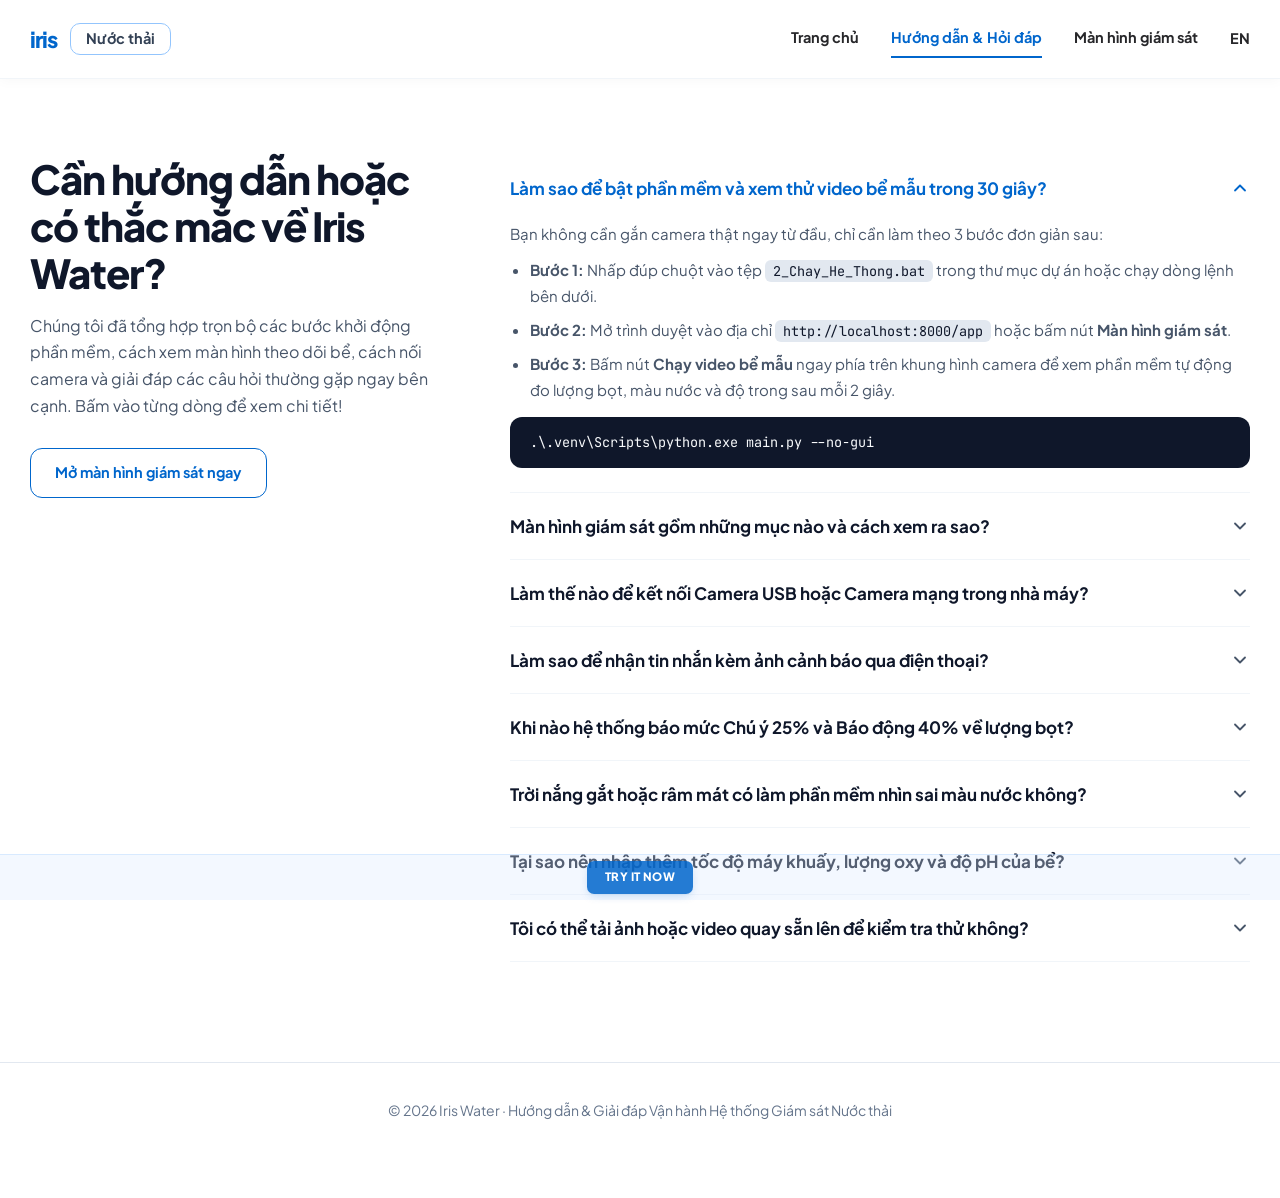
<file: frontend/huong-dan.html>
<!DOCTYPE html>
<html lang="vi" data-lang="vi">
<head>
  <meta charset="UTF-8">
  <meta name="viewport" content="width=device-width, initial-scale=1.0">
  <title>Hướng dẫn &amp; Hỏi đáp — Iris Water / Guide &amp; FAQs</title>
  <meta name="description" content="Hướng dẫn sử dụng và giải đáp thắc mắc hệ thống giám sát bể xử lý nước thải Iris Water.">
  <link rel="preconnect" href="https://fonts.googleapis.com">
  <link rel="preconnect" href="https://fonts.gstatic.com" crossorigin>
  <link href="https://fonts.googleapis.com/css2?family=Inter:wght@400;500;600;700;800&family=Plus+Jakarta+Sans:wght@600;700;800&family=JetBrains+Mono:wght@500;600&display=swap" rel="stylesheet">
  <link rel="icon" type="image/png" href="logo.png?v=20261123_momo3">
  <style>
    :root {
      --font-sans: "Plus Jakarta Sans", "Inter", -apple-system, BlinkMacSystemFont, "Segoe UI", sans-serif;
      --font-display: "Plus Jakarta Sans", "Inter", -apple-system, BlinkMacSystemFont, sans-serif;
      --font-mono: "JetBrains Mono", ui-monospace, Consolas, monospace;
      --bg-canvas: #ffffff;
      --bg-surface: #ffffff;
      --text-primary: #0f172a;
      --text-secondary: #475569;
      --text-muted: #64748b;
      --border: #e2e8f0;
      --brand: #0066cc;
      --brand-soft: #eff6ff;
      --brand-border: #bfdbfe;
      --radius-lg: 24px;
      --container-max: 1220px;
    }

    *, *::before, *::after { box-sizing: border-box; margin: 0; padding: 0; }
    html { font-size: 15px; scroll-behavior: smooth; }
    body {
      font-family: var(--font-sans);
      color: var(--text-primary);
      background-color: var(--bg-canvas);
      min-height: 100vh;
      line-height: 1.65;
      -webkit-font-smoothing: antialiased;
    }

    html[data-lang="en"] .vi { display: none !important; }
    html[data-lang="vi"] .en, html:not([data-lang="en"]) .en { display: none !important; }

    a { color: var(--brand); text-decoration: none; }
    .wrap { max-width: var(--container-max); width: calc(100% - 48px); margin: 0 auto; }

    /* Topbar MoMo Careers style */
    .topbar {
      position: sticky;
      top: 0;
      z-index: 100;
      background: rgba(255, 255, 255, 0.95);
      backdrop-filter: blur(12px);
      border-bottom: 1px solid #f1f5f9;
      box-shadow: 0 2px 12px rgba(15, 23, 42, 0.03);
    }
    .topbar-inner {
      height: 78px;
      display: flex;
      align-items: center;
      justify-content: space-between;
      gap: 24px;
    }
    .brand {
      display: inline-flex;
      align-items: center;
      gap: 12px;
      color: inherit;
    }
    .stacked-logo {
      display: grid;
      grid-template-columns: repeat(2, auto);
      font-family: var(--font-display);
      font-weight: 800;
      font-size: 22px;
      line-height: 0.84;
      letter-spacing: -0.04em;
      color: var(--brand);
      text-transform: lowercase;
      user-select: none;
    }
    .stacked-logo span { display: block; }
    .brand-outline-badge {
      display: inline-flex;
      align-items: center;
      justify-content: center;
      padding: 6px 15px;
      border: 1.5px solid #93c5fd;
      border-radius: 10px;
      font-family: var(--font-display);
      font-size: 14.5px;
      font-weight: 700;
      color: #334155;
      background: #ffffff;
      line-height: 1.2;
    }
    .topbar-nav-links {
      display: flex;
      align-items: center;
      justify-content: flex-end;
      gap: 32px;
      flex-wrap: wrap;
    }
    .clean-nav-link {
      border: none;
      background: transparent;
      font-family: var(--font-display);
      font-size: 14.5px;
      font-weight: 700;
      color: #27272a;
      cursor: pointer;
      padding: 6px 0;
      border-bottom: 2px solid transparent;
      transition: color 0.18s ease, border-color 0.18s ease;
    }
    .clean-nav-link:hover,
    .clean-nav-link.active {
      color: var(--brand);
    }
    .clean-nav-link.active {
      border-bottom-color: var(--brand);
    }

    /* MoMo 2-Column Split Layout */
    .momo-faq-section {
      padding: 76px 0 100px;
    }
    .momo-faq-split {
      display: grid;
      grid-template-columns: 0.36fr 0.64fr;
      gap: 64px;
      align-items: flex-start;
    }
    @media (max-width: 960px) {
      .momo-faq-split {
        grid-template-columns: 1fr;
        gap: 36px;
      }
    }
    .momo-faq-left {
      position: sticky;
      top: 112px;
    }
    @media (max-width: 960px) {
      .momo-faq-left {
        position: static;
      }
    }
    .momo-faq-left h1 {
      font-family: var(--font-display);
      font-size: clamp(28px, 3.6vw, 40px);
      font-weight: 800;
      letter-spacing: -0.025em;
      line-height: 1.18;
      color: var(--text-primary);
      margin-bottom: 16px;
    }
    .momo-faq-left p {
      font-size: 16px;
      color: var(--text-secondary);
      line-height: 1.68;
      margin-bottom: 28px;
    }
    .btn-outline-brand {
      display: inline-flex;
      align-items: center;
      justify-content: center;
      padding: 12px 24px;
      border: 1.5px solid var(--brand);
      border-radius: 12px;
      color: var(--brand);
      background: #ffffff;
      font-family: var(--font-display);
      font-size: 14.5px;
      font-weight: 700;
      transition: all 0.2s ease;
    }
    .btn-outline-brand:hover {
      background: var(--brand);
      color: #ffffff;
      transform: translateY(-2px);
      box-shadow: 0 10px 22px -6px rgba(0, 102, 204, 0.35);
    }

    .momo-accordion-list {
      width: 100%;
    }
    .momo-acc-item {
      border-bottom: 1px solid #f1f5f9;
    }
    .momo-acc-trigger {
      width: 100%;
      border: none;
      background: transparent;
      padding: 22px 0;
      display: flex;
      align-items: center;
      justify-content: space-between;
      gap: 20px;
      text-align: left;
      font-family: var(--font-display);
      font-size: 17px;
      font-weight: 700;
      color: var(--text-primary);
      cursor: pointer;
      transition: color 0.18s ease;
    }
    .momo-acc-trigger:hover,
    .momo-acc-item.open .momo-acc-trigger {
      color: var(--brand);
    }
    .momo-acc-chevron {
      width: 20px;
      height: 20px;
      flex-shrink: 0;
      color: #475569;
      transition: transform 0.24s ease, color 0.18s ease;
    }
    .momo-acc-item.open .momo-acc-chevron {
      transform: rotate(180deg);
      color: var(--brand);
    }
    .momo-acc-panel {
      display: none;
      padding: 0 0 24px 0;
      font-size: 15px;
      color: var(--text-secondary);
      line-height: 1.72;
    }
    .momo-acc-item.open .momo-acc-panel {
      display: block;
    }
    .momo-acc-panel ul {
      margin: 10px 0 0 20px;
      display: flex;
      flex-direction: column;
      gap: 8px;
    }
    .cmd-pill-box {
      background: #0f172a;
      color: #f8fafc;
      font-family: var(--font-mono);
      font-size: 13.5px;
      padding: 14px 20px;
      border-radius: 12px;
      margin-top: 14px;
      display: block;
      width: 100%;
      overflow-x: auto;
    }
    code {
      font-family: var(--font-mono);
      font-size: 0.9em;
      background: #e2e8f0;
      color: #0f172a;
      padding: 2px 8px;
      border-radius: 6px;
    }

    footer {
      text-align: center;
      padding: 36px 0 76px;
      border-top: 1px solid var(--border);
      font-size: 14px;
      color: var(--text-muted);
    }

    /* Sticky Bottom Translucent CTA Bar (See-through tint, readable text underneath) */
    .sticky-bottom-cta-bar {
      position: fixed;
      bottom: 0;
      left: 0;
      right: 0;
      z-index: 95;
      height: 46px;
      background: rgba(219, 234, 254, 0.34);
      backdrop-filter: none;
      -webkit-backdrop-filter: none;
      border-top: 1px solid rgba(147, 197, 253, 0.28);
      display: flex;
      align-items: center;
      justify-content: center;
      pointer-events: none;
    }
    .btn-try-it-now {
      pointer-events: auto;
      display: inline-flex;
      align-items: center;
      justify-content: center;
      background: rgba(0, 102, 204, 0.85);
      color: #ffffff;
      font-family: var(--font-display);
      font-size: 11.5px;
      font-weight: 800;
      letter-spacing: 0.04em;
      text-transform: uppercase;
      padding: 7px 18px;
      border-radius: 7px;
      box-shadow: 0 3px 10px -2px rgba(0, 102, 204, 0.24);
      transition: transform 0.18s ease, background-color 0.18s ease, box-shadow 0.18s ease;
    }
    .btn-try-it-now:hover {
      background: #0066cc;
      color: #ffffff;
      transform: translateY(-1px);
      box-shadow: 0 8px 18px -4px rgba(0, 102, 204, 0.42);
    }
  </style>
</head>
<body>
  <header class="topbar">
    <div class="wrap topbar-inner">
      <a class="brand" href="/">
        <div class="stacked-logo" aria-label="IRIS">
          <span>ir</span>
          <span>is</span>
        </div>
        <span class="brand-outline-badge">
          <span class="vi">Nước thải</span>
          <span class="en">Wastewater</span>
        </span>
      </a>
      <nav class="topbar-nav-links">
        <a class="clean-nav-link" href="/">
          <span class="vi">Trang chủ</span>
          <span class="en">Home</span>
        </a>
        <a class="clean-nav-link active" href="/huong-dan.html">
          <span class="vi">Hướng dẫn &amp; Hỏi đáp</span>
          <span class="en">Guide &amp; FAQs</span>
        </a>
        <a class="clean-nav-link" href="/app">
          <span class="vi">Màn hình giám sát</span>
          <span class="en">Live Console</span>
        </a>
        <button type="button" class="clean-nav-link" id="btn-guide-lang">
          <span class="vi">EN</span>
          <span class="en">VI</span>
        </button>
      </nav>
    </div>
  </header>

  <main class="wrap">
    <section class="momo-faq-section">
      <div class="momo-faq-split">

        <!-- Cột trái giống hệt mẫu Got questions about MoMo Talent? -->
        <div class="momo-faq-left">
          <h1>
            <span class="vi">Cần hướng dẫn hoặc có thắc mắc về Iris Water?</span>
            <span class="en">Need guidance or got questions about Iris Water?</span>
          </h1>
          <p>
            <span class="vi">Chúng tôi đã tổng hợp trọn bộ các bước khởi động phần mềm, cách xem màn hình theo dõi bể, cách nối camera và giải đáp các câu hỏi thường gặp ngay bên cạnh. Bấm vào từng dòng để xem chi tiết!</span>
            <span class="en">We've gathered all startup steps, screen instructions, camera connection guides, and frequently asked questions right here. Click any item to expand!</span>
          </p>
          <a class="btn-outline-brand" href="/app">
            <span class="vi">Mở màn hình giám sát ngay</span>
            <span class="en">Open Live Console now</span>
          </a>
        </div>

        <!-- Cột phải: Danh sách accordion gọn gàng có mũi tên v -->
        <div class="momo-accordion-list">

          <div class="momo-acc-item open">
            <button type="button" class="momo-acc-trigger">
              <span>
                <span class="vi">Làm sao để bật phần mềm và xem thử video bể mẫu trong 30 giây?</span>
                <span class="en">How do I start the software and play the sample basin video in 30 seconds?</span>
              </span>
              <svg class="momo-acc-chevron" viewBox="0 0 24 24" fill="none" stroke="currentColor" stroke-width="2.2" stroke-linecap="round" stroke-linejoin="round"><polyline points="6 9 12 15 18 9"></polyline></svg>
            </button>
            <div class="momo-acc-panel">
              <p>
                <span class="vi">Bạn không cần gắn camera thật ngay từ đầu, chỉ cần làm theo 3 bước đơn giản sau:</span>
                <span class="en">No physical camera is required upfront—just follow these 3 quick steps:</span>
              </p>
              <ul>
                <li>
                  <span class="vi"><strong>Bước 1:</strong> Nhấp đúp chuột vào tệp <code>2_Chay_He_Thong.bat</code> trong thư mục dự án hoặc chạy dòng lệnh bên dưới.</span>
                  <span class="en"><strong>Step 1:</strong> Double-click <code>2_Chay_He_Thong.bat</code> in the project folder or run the command below.</span>
                </li>
                <li>
                  <span class="vi"><strong>Bước 2:</strong> Mở trình duyệt vào địa chỉ <code>http://localhost:8000/app</code> hoặc bấm nút <strong>Màn hình giám sát</strong>.</span>
                  <span class="en"><strong>Step 2:</strong> Open <code>http://localhost:8000/app</code> in your browser or click <strong>Live Console</strong>.</span>
                </li>
                <li>
                  <span class="vi"><strong>Bước 3:</strong> Bấm nút <strong>Chạy video bể mẫu</strong> ngay phía trên khung hình camera để xem phần mềm tự động đo lượng bọt, màu nước và độ trong sau mỗi 2 giây.</span>
                  <span class="en"><strong>Step 3:</strong> Click <strong>Run Sample Video</strong> above the camera frame to watch live foam, water color, and clarity readings update every 2 seconds.</span>
                </li>
              </ul>
              <div class="cmd-pill-box">.\.venv\Scripts\python.exe main.py --no-gui</div>
            </div>
          </div>

          <div class="momo-acc-item">
            <button type="button" class="momo-acc-trigger">
              <span>
                <span class="vi">Màn hình giám sát gồm những mục nào và cách xem ra sao?</span>
                <span class="en">What are the 5 tabs on the monitoring screen and how do I use them?</span>
              </span>
              <svg class="momo-acc-chevron" viewBox="0 0 24 24" fill="none" stroke="currentColor" stroke-width="2.2" stroke-linecap="round" stroke-linejoin="round"><polyline points="6 9 12 15 18 9"></polyline></svg>
            </button>
            <div class="momo-acc-panel">
              <p>
                <span class="vi">Mỗi khi bấm vào một mục trên thanh menu trên cùng, màn hình chỉ hiện đúng mục đó cho gọn:</span>
                <span class="en">Clicking any item on the top menu displays only that screen to keep things clean:</span>
              </p>
              <ul>
                <li>
                  <span class="vi"><strong>Trực mặt bể:</strong> Xem video trực tiếp, bấm <em>Tô màu vùng bọt</em> để thấy phần mềm đánh dấu lớp bọt và rác nổi, xem thanh đo bọt và cột hướng dẫn xử lý bên phải.</span>
                  <span class="en"><strong>Live Basin:</strong> Watch live video, switch to <em>Foam Highlight</em> to see tinted foam and boxed trash, check the foam bar, and read action tips on the right.</span>
                </li>
                <li>
                  <span class="vi"><strong>Bể Hóa lý &amp; Bể Sinh học:</strong> Xem chi tiết từng chỉ số của từng bể và nhập tốc độ máy khuấy, lượng oxy hoặc độ pH của nước.</span>
                  <span class="en"><strong>Physicochemical &amp; Biological:</strong> Check detailed cards for each basin and enter mixer speed, oxygen, or pH readings.</span>
                </li>
                <li>
                  <span class="vi"><strong>Kiểm tra ảnh &amp; video / Nhật ký cảnh báo:</strong> Tải bất kỳ ảnh hoặc video mặt bể từ máy tính lên để kiểm tra ngay, hoặc xem lại lịch sử các lần báo động kèm ảnh chụp.</span>
                  <span class="en"><strong>File Analyzer &amp; Alert Logbook:</strong> Upload any saved basin photo or video for instant analysis, or review past alert snapshots.</span>
                </li>
              </ul>
            </div>
          </div>

          <div class="momo-acc-item">
            <button type="button" class="momo-acc-trigger">
              <span>
                <span class="vi">Làm thế nào để kết nối Camera USB hoặc Camera mạng trong nhà máy?</span>
                <span class="en">How do I connect a USB camera or plant network IP camera?</span>
              </span>
              <svg class="momo-acc-chevron" viewBox="0 0 24 24" fill="none" stroke="currentColor" stroke-width="2.2" stroke-linecap="round" stroke-linejoin="round"><polyline points="6 9 12 15 18 9"></polyline></svg>
            </button>
            <div class="momo-acc-panel">
              <p>
                <span class="vi">Tại màn hình <strong>Trực mặt bể</strong>, bạn bấm vào nút <strong>Chọn nguồn camera</strong> ở góc trên khung video:</span>
                <span class="en">On the <strong>Live Basin</strong> screen, click <strong>Video Source</strong> above the video frame:</span>
              </p>
              <ul>
                <li>
                  <span class="vi"><strong>Với Camera cắm dây USB:</strong> Chọn loại nguồn là <em>Camera cắm cổng USB</em>, bấm nút quét tìm thiết bị rồi bấm <strong>Kết nối nguồn này</strong>.</span>
                  <span class="en"><strong>For USB Cameras:</strong> Choose <em>USB Camera</em>, click Scan to find the device, then click <strong>Connect</strong>.</span>
                </li>
                <li>
                  <span class="vi"><strong>Với Camera mạng nhà máy:</strong> Chọn <em>Camera mạng nhà máy</em> rồi bấm nút quét mạng nội bộ để phần mềm tự tìm các camera Hikvision, Dahua, Imou, EZVIZ đang lắp tại bể.</span>
                  <span class="en"><strong>For Plant IP Cameras:</strong> Choose <em>Plant IP Camera</em> and click Scan LAN to automatically discover Hikvision, Dahua, Imou, or EZVIZ cameras.</span>
                </li>
              </ul>
            </div>
          </div>

          <div class="momo-acc-item">
            <button type="button" class="momo-acc-trigger">
              <span>
                <span class="vi">Làm sao để nhận tin nhắn kèm ảnh cảnh báo qua điện thoại?</span>
                <span class="en">How can I receive alert messages with basin photos on my phone?</span>
              </span>
              <svg class="momo-acc-chevron" viewBox="0 0 24 24" fill="none" stroke="currentColor" stroke-width="2.2" stroke-linecap="round" stroke-linejoin="round"><polyline points="6 9 12 15 18 9"></polyline></svg>
            </button>
            <div class="momo-acc-panel">
              <p>
                <span class="vi">Bạn mở mục <strong>Cài đặt</strong> ở góc phải trên cùng của màn hình giám sát, bật công tắc nhận cảnh báo qua <strong>Telegram</strong>, dán mã Bot của bạn vào rồi bấm nút tự động lấy mã phòng chat. Mỗi khi lượng bọt hoặc chất lượng nước vượt ngưỡng, hệ thống sẽ tự gửi ảnh chụp mặt bể về điện thoại.</span>
                <span class="en">Open <strong>Settings</strong> in the top-right corner of the console, turn on <strong>Telegram</strong> notifications, paste your Bot token, and click auto-detect chat ID. Whenever foam or water quality breaches thresholds, a basin snapshot is sent to your phone.</span>
              </p>
            </div>
          </div>

          <div class="momo-acc-item">
            <button type="button" class="momo-acc-trigger">
              <span>
                <span class="vi">Khi nào hệ thống báo mức Chú ý 25% và Báo động 40% về lượng bọt?</span>
                <span class="en">When does the system trigger the 25% Warning and 40% Alarm for surface foam?</span>
              </span>
              <svg class="momo-acc-chevron" viewBox="0 0 24 24" fill="none" stroke="currentColor" stroke-width="2.2" stroke-linecap="round" stroke-linejoin="round"><polyline points="6 9 12 15 18 9"></polyline></svg>
            </button>
            <div class="momo-acc-panel">
              <p>
                <span class="vi">Phần mềm tự động nhận diện vùng bọt trắng nổi trên mặt bể rồi tính xem lớp bọt chiếm bao nhiêu phần trăm diện tích mặt nước. Khi bọt phủ trên <strong>25%</strong> mặt bể, hệ thống nhắc chú ý theo dõi; khi vượt quá <strong>40%</strong> sẽ phát cảnh báo đỏ để người trực xử lý ngay.</span>
                <span class="en">The software detects white floating foam and calculates how much of the water surface it covers. Above <strong>25%</strong> triggers a warning; above <strong>40%</strong> triggers an alarm for immediate operator action.</span>
              </p>
            </div>
          </div>

          <div class="momo-acc-item">
            <button type="button" class="momo-acc-trigger">
              <span>
                <span class="vi">Trời nắng gắt hoặc râm mát có làm phần mềm nhìn sai màu nước không?</span>
                <span class="en">Does bright sunlight or cloudy weather confuse the water color check?</span>
              </span>
              <svg class="momo-acc-chevron" viewBox="0 0 24 24" fill="none" stroke="currentColor" stroke-width="2.2" stroke-linecap="round" stroke-linejoin="round"><polyline points="6 9 12 15 18 9"></polyline></svg>
            </button>
            <div class="momo-acc-panel">
              <p>
                <span class="vi">Không bị ảnh hưởng. Trước khi đọc màu nước, phần mềm tự động cân bằng lại độ sáng để loại bỏ ánh nắng chói hoặc bóng râm, nhờ đó phân biệt chính xác nước xanh trong, vàng đục hay nâu bùn vào bất kỳ thời điểm nào trong ngày.</span>
                <span class="en">No. Before reading water color, the software automatically balances brightness to remove glare or shadows, accurately distinguishing clear green, murky yellow, or muddy brown water all day.</span>
              </p>
            </div>
          </div>

          <div class="momo-acc-item">
            <button type="button" class="momo-acc-trigger">
              <span>
                <span class="vi">Tại sao nên nhập thêm tốc độ máy khuấy, lượng oxy và độ pH của bể?</span>
                <span class="en">Why enter mixer speed, water oxygen, and pH levels into the screen?</span>
              </span>
              <svg class="momo-acc-chevron" viewBox="0 0 24 24" fill="none" stroke="currentColor" stroke-width="2.2" stroke-linecap="round" stroke-linejoin="round"><polyline points="6 9 12 15 18 9"></polyline></svg>
            </button>
            <div class="momo-acc-panel">
              <p>
                <span class="vi">Vì kết hợp hình ảnh camera với số đo tại bể sẽ tìm ra đúng nguyên nhân sự cố. Ví dụ: thấy mặt bể ít bọt khí mà lượng oxy trong nước cũng thấp thì phần mềm biết ngay máy sục khí đang yếu có thể làm chết vi sinh; ngược lại bọt quá dày mà oxy cao thì nhắc bạn giảm máy sục khí để tiết kiệm điện.</span>
                <span class="en">Combining camera visuals with basin readings pinpoints the true cause. Few surface bubbles plus low oxygen warns that weak aeration may suffocate microbes, while thick foam plus high oxygen suggests lowering blower speed to save electricity.</span>
              </p>
            </div>
          </div>

          <div class="momo-acc-item">
            <button type="button" class="momo-acc-trigger">
              <span>
                <span class="vi">Tôi có thể tải ảnh hoặc video quay sẵn lên để kiểm tra thử không?</span>
                <span class="en">Can I upload my own saved basin photos or videos to test the system?</span>
              </span>
              <svg class="momo-acc-chevron" viewBox="0 0 24 24" fill="none" stroke="currentColor" stroke-width="2.2" stroke-linecap="round" stroke-linejoin="round"><polyline points="6 9 12 15 18 9"></polyline></svg>
            </button>
            <div class="momo-acc-panel">
              <p>
                <span class="vi">Hoàn toàn được. Bạn chỉ cần vào mục <strong>Kiểm tra ảnh &amp; video</strong> trên màn hình giám sát, chọn bất kỳ tấm ảnh hoặc đoạn video mặt bể nào trong máy tính rồi bấm <strong>Phân tích tệp này</strong> để xem ngay tỷ lệ bọt, màu nước, độ trong và số lượng rác nổi.</span>
                <span class="en">Yes! Go to the <strong>File Analyzer</strong> tab on the monitoring screen, pick any saved basin photo or video from your computer, and click <strong>Analyze This File</strong> for instant foam, color, clarity, and trash results.</span>
              </p>
            </div>
          </div>

        </div>
      </div>
    </section>
  </main>

  <footer>
    <div class="wrap">
      <span class="vi">© 2026 Iris Water · Hướng dẫn &amp; Giải đáp Vận hành Hệ thống Giám sát Nước thải</span>
      <span class="en">© 2026 Iris Water · Smart Wastewater Monitoring Guide &amp; FAQs</span>
    </div>
  </footer>

  <!-- Thanh mờ cố định dưới đáy trang chuẩn mẫu MoMo Talent -->
  <div class="sticky-bottom-cta-bar" role="region" aria-label="Quick Launch">
    <a href="/app" class="btn-try-it-now">TRY IT NOW</a>
  </div>

  <script>
    (function () {
      var savedLang = "vi";
      try { savedLang = localStorage.getItem("iris_lang") || "vi"; } catch (_) {}
      document.documentElement.setAttribute("data-lang", savedLang);

      var langBtn = document.getElementById("btn-guide-lang");
      if (langBtn) {
        langBtn.addEventListener("click", function () {
          var cur = document.documentElement.getAttribute("data-lang") === "en" ? "vi" : "en";
          document.documentElement.setAttribute("data-lang", cur);
          try { localStorage.setItem("iris_lang", cur); } catch (_) {}
        });
      }

      document.querySelectorAll(".momo-acc-trigger").forEach(function (btn) {
        btn.addEventListener("click", function () {
          var item = btn.closest(".momo-acc-item");
          if (item) {
            item.classList.toggle("open");
          }
        });
      });
    })();
  </script>
</body>
</html>
</file>
